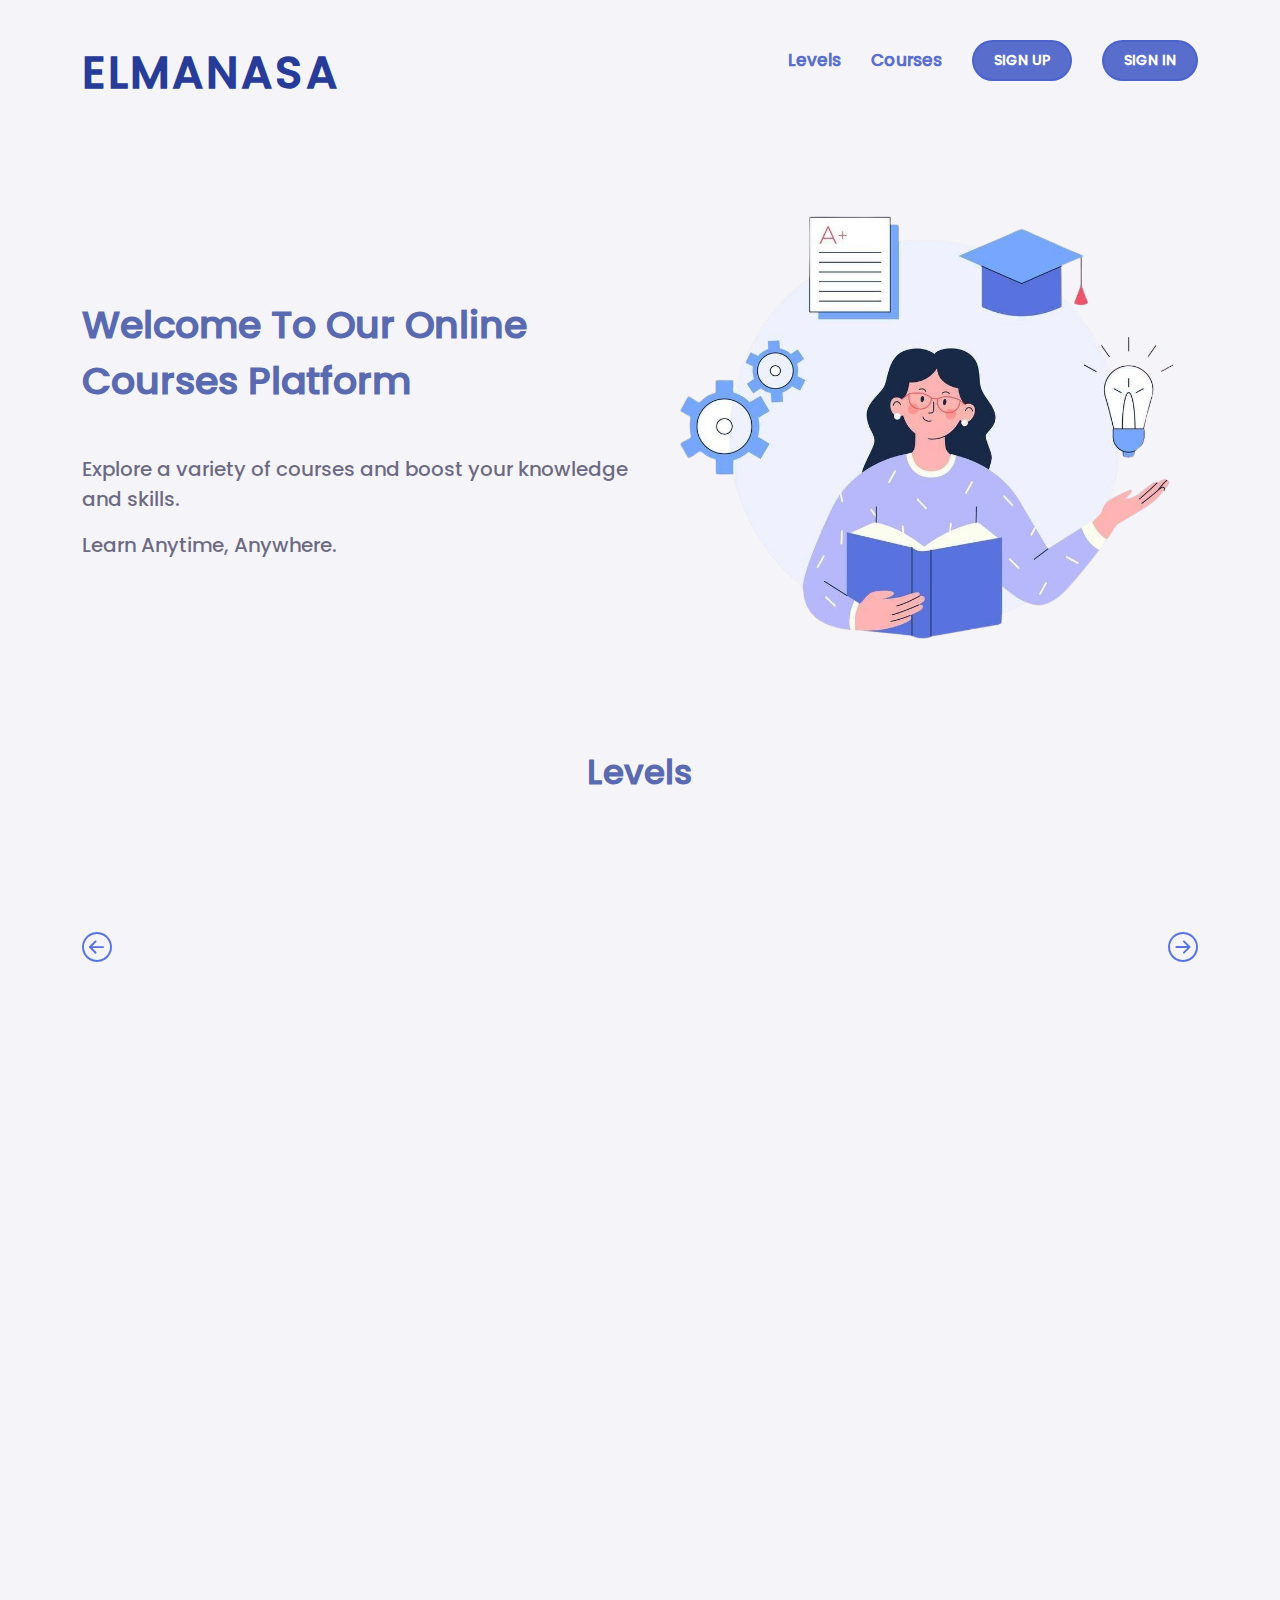
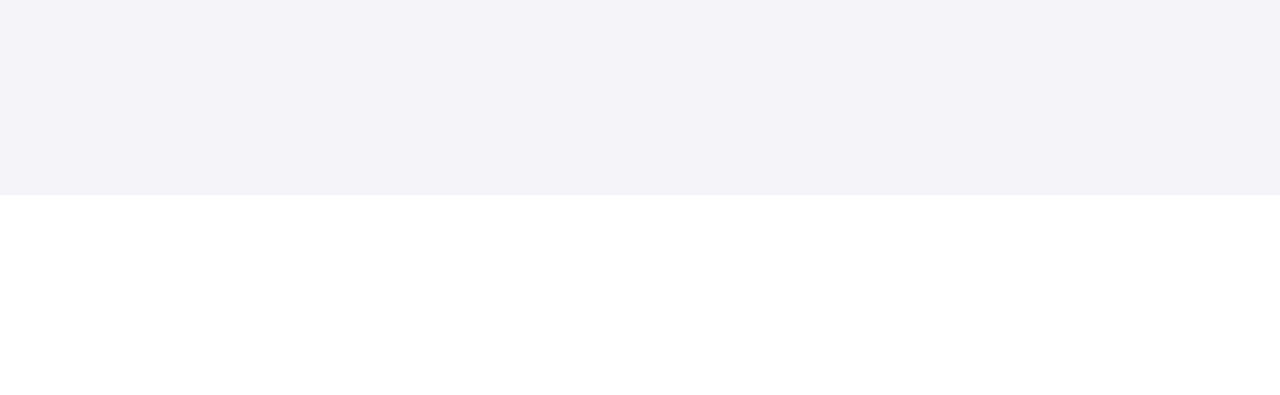
<file: Front/index.html>
<!DOCTYPE html>
<html lang="en">

<head>
    <meta charset="UTF-8">
    <meta content="width=device-width, initial-scale=1.0" name="viewport">

    <title>ELMANASA</title>
    <link rel="icon" href="assets/img/book (1).png" type="image/x-icon">
    <link rel="stylesheet" href="CSS/style.css">
    <link href="assets/vendor/aos/aos.css" rel="stylesheet">
    <link href="assets/vendor/bootstrap/css/bootstrap.min.css" rel="stylesheet">
    <link href="assets/vendor/bootstrap-icons/bootstrap-icons.css" rel="stylesheet">
    <link href="assets/vendor/boxicons/css/boxicons.min.css" rel="stylesheet">
    <link href="assets/vendor/glightbox/css/glightbox.min.css" rel="stylesheet">
    <link href="assets/vendor/remixicon/remixicon.css" rel="stylesheet">
    <link href="assets/vendor/swiper/swiper-bundle.min.css" rel="stylesheet">

    <script src="assets/js/jquery-3.7.1.min.js"></script>

</head>

<!-- BODY -->

<body>
    <!-- Public View -->
    <div class="main-content">
        <header id="header">
            <div class="container d-flex align-items-center">

                <h1 class="logo me-auto col-lg-1 d-flex flex-column pt-4"><a>ELMANASA</a>
                </h1>
                <nav id="navbar" class="navbar">
                    <ul>
                        <li><a class="nav-link scrollto active" href="#levels">Levels</a></li>
                        <li><a class="nav-link scrollto active" href="#courses">Courses</a></li>
                        <!--                         <li><a class="nav-link scrollto active" href="#contact">Contact</a></li>
 -->
                        <li><a class="getstarted scrollto"><button onclick="navigateToAccess('signup')">SIGN
                                    UP</button></a>
                        </li>
                        <li><a class="getstarted scrollto"><button onclick="navigateToAccess('signin')">SIGN
                                    IN</button></a>
                        </li>

                    </ul>
                    <i class="bi bi-list mobile-nav-toggle"></i>
                </nav>

            </div>
        </header>
        <!-- ****************************************************************  -->

        <div id="start" class="d-flex align-items-center">

            <div class="container">
                <div class="row">
                    <div class="col-lg-6 d-flex flex-column justify-content-center pt-4 pt-lg-0 order-2 order-lg-1"
                        data-aos-delay="200" data-aos="fade-right">
                        <h2 class="welcome-tag">Welcome To Our Online Courses Platform</h2>
                        <p>Explore a variety of courses and boost your knowledge and skills.</p>
                        <p>Learn Anytime, Anywhere.</p>
                    </div>
                    <div class="col-lg-6 order-1 order-lg-2  start-img" data-aos="fade-up" data-aos-delay="200">
                        <img src="assets/img/index-image.png" class="img-fluid animated" alt="">
                    </div>

                </div>
            </div>
        </div>
        <!-- ****************************************************************  -->

        <!-- Levels -->
        <div class="container" id="levels">
            <h2 data-aos="fade-down" data-aos-delay="100">Levels</h2>
            <div class="level-container" loading="lazy">
                <div class="level d-flex" id="level">
                    <div class=" d-flex row">
                        <div class="col-xl-1 col-md-2 d-flex" data-aos="zoom-in" data-aos-delay="100">
                            <a href="#">
                                <p>1</p>
                            </a>
                        </div>
                        <div class="col-xl-1 col-md-2 d-flex" data-aos="zoom-in" data-aos-delay="100">
                            <a href="#">2</a>
                        </div>
                        <div class="col-xl-1 col-md-2 d-flex" data-aos="zoom-in" data-aos-delay="100">
                            <a href="#">3</a>
                        </div>
                        <div class="col-xl-1 col-md-2 d-flex" data-aos="zoom-in" data-aos-delay="100">
                            <a href="#">4</a>
                        </div>
                        <div class="col-xl-1 col-md-2 d-flex" data-aos="zoom-in" data-aos-delay="100">
                            <a href="#">5</a>
                        </div>
                        <div class="col-xl-1 col-md-2 d-flex" data-aos="zoom-in" data-aos-delay="100">
                            <a href="#">6</a>
                        </div>
                        <div class="col-xl-1 col-md-2 d-flex" data-aos="zoom-in" data-aos-delay="100">
                            <a href="#">7</a>
                        </div>
                        <div class="col-xl-1 col-md-2 d-flex" data-aos="zoom-in" data-aos-delay="100">
                            <a href="#">8</a>
                        </div>
                        <div class="col-xl-1 col-md-2 d-flex" data-aos="zoom-in" data-aos-delay="100">
                            <a href="#">9</a>
                        </div>
                        <div class="col-xl-1 col-md-2 d-flex" data-aos="zoom-in" data-aos-delay="100">
                            <a href="#">10</a>
                        </div>
                        <div class="col-xl-1 col-md-2 d-flex" data-aos="zoom-in" data-aos-delay="100">
                            <a href="#">11</a>
                        </div>
                        <div class="col-xl-1 col-md-2 d-flex" data-aos="zoom-in" data-aos-delay="100">
                            <a href="#">12</a>
                        </div>

                    </div>
                </div>
                <div class="icon justify-content-right"><i class="arrow bi bi-arrow-left-circle arrow-left"
                        id="arrowLeft"></i></div>
                <div class="icon"><i class="arrow bi bi-arrow-right-circle arrow-right" id="arrowRight"></i>
                </div>
            </div>
        </div>


        <!--  Portofolio  -->
        <div class="container" id="levels" style="margin-top:50px">
            <h2 data-aos="fade-down" data-aos-delay="100">Available Courses</h2>
            <section id="portfolio" class="portfolio">
                <div class="container" data-aos="fade-up">

                    <ul id="portfolio-flters" class="d-flex justify-content-center" data-aos="fade-up"
                        data-aos-delay="100">
                        <li data-filter="*" class="filter-active">All</li>
                        <li data-filter=".filter-app">Primary</li>
                        <li data-filter=".filter-card">Secondary</li>
                        <li data-filter=".filter-web">High School</li>
                    </ul>

                    <div class="row portfolio-container" data-aos="fade-up" data-aos-delay="200">

                        <div class="col-lg-4 col-md-6 portfolio-item filter-app">
                            <div class="portfolio-img"><img src="assets/img/image.png" class="img-fluid">
                            </div>
                            <div class="portfolio-info">
                                <h4>Mathimatics</h4>
                                <p>Primary Level 1-6</p>
                                <a href="access.html" class="preview-link"><i class="bx bx-plus"></i></a>
                                <a href="portfolio-details.html" class="details-link" title="More Details"></i></a>
                            </div>
                        </div>

                        <div class="col-lg-4 col-md-6 portfolio-item filter-card filter-web">
                            <div class="portfolio-img"><img src="assets/img/image copy.png" class="img-fluid" alt="">
                            </div>
                            <div class="portfolio-info">
                                <h4>Probability & Statistics</h4>
                                <p>Secondary and High School Level 7-12</p>
                                <a href="access.html" class="preview-link"><i class="bx bx-plus"></i></a>
                                <a href="portfolio-details.html" class="details-link" title="More Details"></i></a>
                            </div>
                        </div>

                        <div class="col-lg-4 col-md-6 portfolio-item filter-card">
                            <div class="portfolio-img"><img src="assets/img/image copy 2.png" class="img-fluid" alt="">
                            </div>
                            <div class="portfolio-info">
                                <h4>Solid Geometry</h4>
                                <p>ٍSecondary Level 7-9</p>
                                <a href="access.html" class="preview-link"><i class="bx bx-plus"></i></a>
                                <a href="portfolio-details.html" class="details-link" title="More Details"></i></a>
                            </div>
                        </div>

                        <div class="col-lg-4 col-md-6 portfolio-item filter-card">
                            <div class="portfolio-img"><img src="assets/img/image copy 3.png" class="img-fluid" alt="">
                            </div>
                            <div class="portfolio-info">
                                <h4>Algebra & Trigonometry</h4>
                                <p>ٍSecondary Level 7-9</p>
                                <a href="access.html" class="preview-link"><i class="bx bx-plus"></i></a>
                                <a href="portfolio-details.html" class="details-link" title="More Details"></a>
                            </div>
                        </div>

                        <div class="col-lg-4 col-md-6 portfolio-item filter-web">
                            <div class="portfolio-img"><img src="assets/img/image copy 4.png" class="img-fluid" alt="">
                            </div>
                            <div class="portfolio-info">
                                <h4>Calculus</h4>
                                <p>High school level 10-12</p>
                                <a href="access.html" class="preview-link"><i class="bx bx-plus"></i></a>
                                <a href="portfolio-details.html" class="details-link" title="More Details"></i></a>
                            </div>
                        </div>

                        <div class="col-lg-4 col-md-6 portfolio-item filter-web">
                            <div class="portfolio-img"><img src="assets/img/image copy 5.png" class="img-fluid" alt="">
                            </div>
                            <div class="portfolio-info">
                                <h4>Algebra and Geometry</h4>
                                <p>High school level 10-12</p>
                                <a href="access.html" class="preview-link"><i class="bx bx-plus"></i></a>
                                <a href="portfolio-details.html" class="details-link" title="More Details"></i></a>
                            </div>
                        </div>

                        <!--   <div class="col-lg-4 col-md-6 portfolio-item filter-web">
                            <div class="portfolio-img"><img src="assets/img/image copy 6.png" class="img-fluid" alt="">
                            </div>
                            <div class="portfolio-info">
                                <h4>Mechanics</h4>
                                <p>High school level 10-12</p>
                                <a href="assets/img/portfolio/portfolio-7.jpg" data-gallery="portfolioGallery"
                                    class="portfolio-lightbox preview-link" title="Card 1"><i
                                        class="bx bx-plus"></i></a>
                                <a href="portfolio-details.html" class="details-link" title="More Details"><i
                                        class="bx bx-link"></i></a>
                            </div>
                        </div> -->

                    </div>

                </div>
            </section><!-- End Portfolio Section -->

        </div>


        <!--   <div class="container" id="levels" style="margin-top:50px">
            <h2 data-aos="fade-down" data-aos-delay="100">Contact Us</h2>
            <div class="contact-container">
                <p>I would love to hear from you! Please if you have any problem or want to take about any thing fill
                    out the form
                    or email directly at:</p>
                <form id="contact-form">
                    <div class="form-group">
                        <label for="name">Name</label>
                        <input type="text" id="name" name="name" placeholder="Your Name" required>
                    </div>
                    <div class="form-group">
                        <label for="email">Email</label>
                        <input type="email" id="email" name="email" placeholder="Your Email" required>
                    </div>
                    <div class="form-group">
                        <label for="message">Message</label>
                        <textarea id="message" name="message" placeholder="Your Message" required></textarea>
                    </div>
                    <button type="submit" class="submit-btn">Submit</button>
                </form>

            </div>
        </div> -->

    </div>
    <!-- ****************************************************************  -->





    <div id="preloader"></div>
    <a href="#" class="back-to-top d-flex align-items-center justify-content-center"><i
            class="bi bi-arrow-up-short"></i></a>

    </div>

    <script src="assets/vendor/aos/aos.js"></script>
    <script src="assets/vendor/bootstrap/js/bootstrap.bundle.min.js"></script>
    <script src="assets/vendor/glightbox/js/glightbox.min.js"></script>
    <script src="assets/vendor/isotope-layout/isotope.pkgd.min.js"></script>
    <script src="assets/vendor/swiper/swiper-bundle.min.js"></script>
    <script src="assets/vendor/waypoints/noframework.waypoints.js"></script>
    <script src="assets/vendor/php-email-form/validate.js"></script>

    <script src="assets/js/script.js"></script>
    <script>function navigateToAccess(mode) {
            window.location.href = `access.html?mode=${mode}`;
        }


        document.addEventListener('DOMContentLoaded', () => {
            // Helper function to add event listeners
            function on(event, selector, handler, all = false) {
                const elements = all ? document.querySelectorAll(selector) : [document.querySelector(selector)];
                elements.forEach(el => el && el.addEventListener(event, handler));
            }

            // Mobile nav toggle
            on('click', '.mobile-nav-toggle', function () {
                const navbar = document.querySelector('#navbar');
                navbar.classList.toggle('navbar-mobile');
                this.classList.toggle('bi-list');
                this.classList.toggle('bi-x');
            });

            // Dropdown activation in mobile navbar
            on('click', '.navbar .dropdown > a', function (e) {
                const navbar = document.querySelector('#navbar');
                if (navbar && navbar.classList.contains('navbar-mobile')) {
                    e.preventDefault();
                    const dropdown = this.nextElementSibling;
                    if (dropdown) dropdown.classList.toggle('dropdown-active');
                }
            }, true);

            // Smooth scroll for .scrollto links
            on('click', '.scrollto', function (e) {
                const target = document.querySelector(this.hash);
                if (target) {
                    e.preventDefault();
                    const navbar = document.querySelector('#navbar');
                    if (navbar && navbar.classList.contains('navbar-mobile')) {
                        navbar.classList.remove('navbar-mobile');
                        const navbarToggle = document.querySelector('.mobile-nav-toggle');
                        navbarToggle.classList.toggle('bi-list');
                        navbarToggle.classList.toggle('bi-x');
                    }
                    target.scrollIntoView({ behavior: 'smooth', block: 'start' });
                }
            }, true);
        });

    </script>
</body>
<!-- END OF BODY -->

</html>
</file>
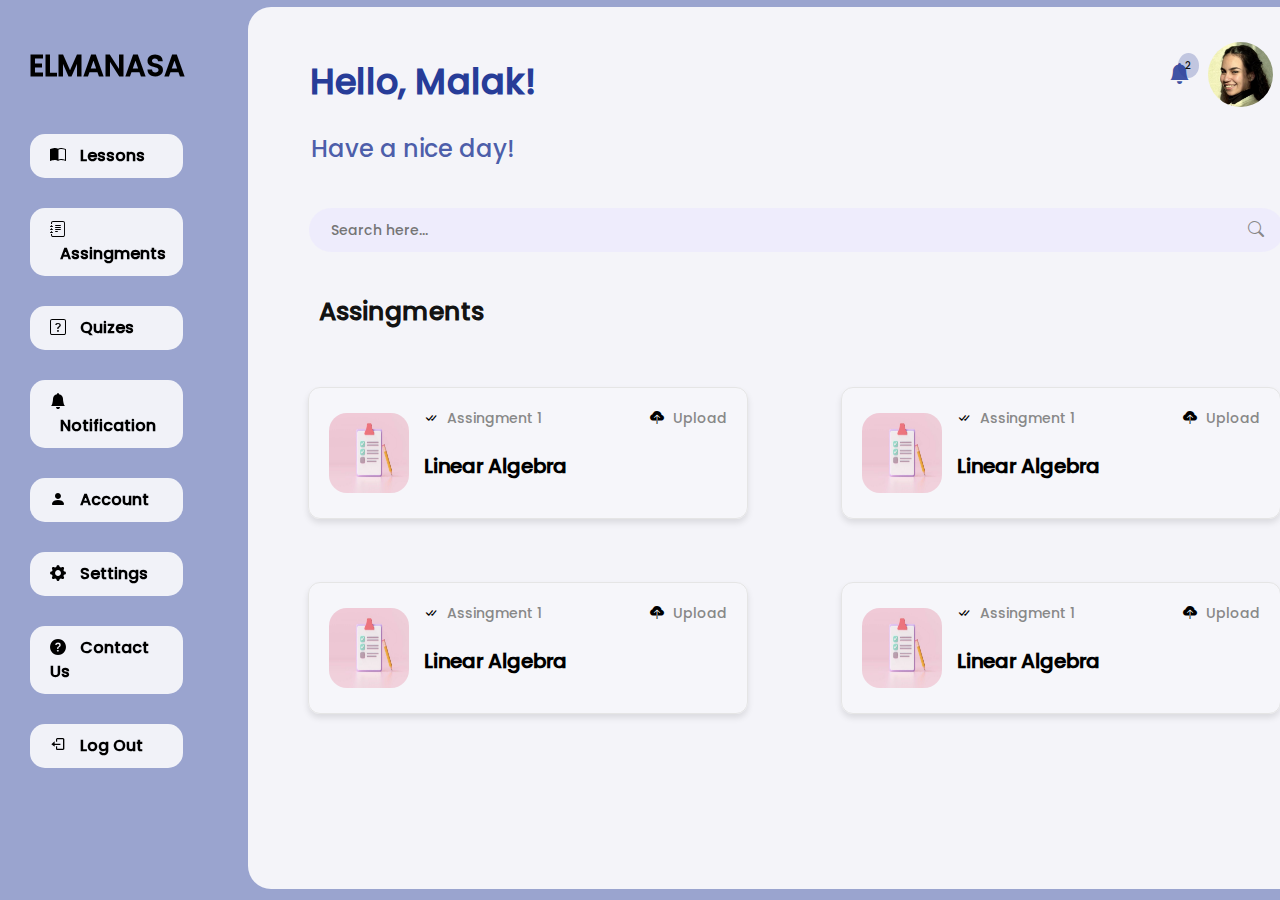
<file: Front/assingment.html>
<!DOCTYPE html>
<html lang="en">

<head>
    <meta charset="UTF-8">
    <meta name="viewport" content="width=device-width, initial-scale=1.0">
    <!-- Bootstrap CSS -->
    <title>ELMANASA</title>

    <link rel="icon" href="assets/img/book (1).png" type="image/x-icon">
    <link href="assets/vendor/aos/aos.css" rel="stylesheet">
    <link href="assets/vendor/bootstrap/css/bootstrap.min.css" rel="stylesheet">
    <link href="assets/vendor/bootstrap-icons/bootstrap-icons.css" rel="stylesheet">
    <link href="assets/vendor/boxicons/css/boxicons.min.css" rel="stylesheet">
    <link href="assets/vendor/glightbox/css/glightbox.min.css" rel="stylesheet">
    <link href="assets/vendor/remixicon/remixicon.css" rel="stylesheet">
    <link href="assets/vendor/swiper/swiper-bundle.min.css" rel="stylesheet">

    <script src="assets/js/jquery-3.7.1.min.js"></script>
    <link rel="stylesheet" href="CSS/home_page.css">
</head>

<body>

    <div class="container-fluid">
        <div class="row">
            <!-- Side Menu -->
            <div class="side-menu col-lg-2 col-md-3 col-12 mb-4 d-flex flex-column pt-4">
                <h2 class="d-flex flex-column pt-4">ELMANASA</h2>
                <ul data-aos="fade-right" data-aos-delay=" 100">
                    <a href=" lessons.html">
                        <li>
                            <i class="bi bi-book-half"></i>
                            <span>Lessons
                            </span>
                        </li>
                    </a>

                    <a href="assingment.html">
                        <li>
                            <i class="bi bi-journal-text"></i>
                            <span>Assingments
                            </span>
                        </li>
                    </a>

                    <a href="quiz.html">
                        <li>
                            <i class="bi bi-question-square"></i>
                            <span>Quizes
                            </span>
                        </li>
                    </a>

                    <a>
                        <li>
                            <i class="bi bi-bell-fill"></i>
                            <span>Notification
                            </span>
                        </li>
                    </a>

                    <a href="home.html">
                        <li>
                            <i class="bi bi-person-fill"></i>
                            <span>Account
                            </span>
                        </li>
                    </a>

                    <a>
                        <li>
                            <i class="bi bi-gear-fill"></i>
                            <span>Settings
                            </span>
                        </li>
                    </a>

                    <a href="index.html">
                        <li>
                            <i class="bi bi-question-circle-fill"></i>
                            <span>Contact Us
                            </span>
                        </li>
                    </a>
                    <a href="index.html">
                        <li>
                            <i class="bx bx-log-out"></i>
                            <span>Log Out
                            </span>
                        </li>
                    </a>


                </ul>
            </div>

            <!-- Main Content -->
            <div class="main-content col-lg-10 col-md-9 col-12">
                <div class="header" id="header" data-aos="fade-down" data-aos-delay=" 100">
                    <div class="container d-flex align-items-center justify-content-between">
                        <h1 class="logo me-auto d-flex flex-column pt-4">
                            <a>Hello, Malak!</a>
                        </h1>
                        <div class="dropdown" style="position: relative;">
                            <i class="bi bi-bell-fill new" id="notificationIcon" data-bs-toggle="dropdown"></i>
                            <span id="notificationBadge" class="badge-notification" style="display: none;">0</span>
                            <ul class="dropdown-menu" id="notificationsList" aria-labelledby="notificationIcon"></ul>
                        </div>
                        <div class="profile">
                            <a href="#">
                                <img src="assets/img/me.jpg" alt="Profile Picture">
                            </a>
                        </div>
                    </div>
                </div>

                <div class="hi" data-aos="fade-down" data-aos-delay=" 100">
                    <p>Have a nice day!</p>
                </div>

                <div class="search-bar" data-aos="fade-down" data-aos-delay=" 100">
                    <input type="text" id="searchInput" placeholder="Search here...">
                    <i class="bi bi-search"></i>
                </div>

                <h1 id="lessons" data-aos="fade-down" data-aos-delay=" 100">Assingments</h1>
                <div class="row" id="lessonslist" data-aos="fade-left" data-aos-delay=" 100">


                    <div class=" col-md-5 mb-4 lesson-item" data-lesson-name="Linear Algebra lesson 1">
                        <div class=" col-md-5 mb-4 lesson-card">
                            <div class="lesson-icon">
                                <img src="assets/img/c8.jpg" alt="Books">
                            </div>
                            <div class="lesson-info">
                                <div class="lesson-meta">
                                    <span><i class="bi bi-check-all" style=" color:black"></i>

                                        Assingment 1</span>
                                    <span><i class="bi bi-cloud-upload-fill" style=" color:black"></i>
                                        </i> Upload</span>
                                </div>
                                <h3 class="lesson-title"><a href="#" onclick="openModal()">Linear Algebra</a></h3>
                            </div>
                        </div>
                    </div>
                    <div class=" col-md-5 mb-4 lesson-item" data-lesson-name="Linear Algebra lesson 1">
                        <div class=" col-md-5 mb-4 lesson-card">
                            <div class="lesson-icon">
                                <img src="assets/img/c8.jpg" alt="Books">
                            </div>
                            <div class="lesson-info">
                                <div class="lesson-meta">
                                    <span><i class="bi bi-check-all" style=" color:black"></i>

                                        Assingment 1</span>
                                    <span><i class="bi bi-cloud-upload-fill" style=" color:black"></i>
                                        </i> Upload</span>
                                </div>
                                <h3 class="lesson-title"><a href="#" onclick="openModal()">Linear Algebra</a></h3>
                            </div>
                        </div>
                    </div>
                    <div class=" col-md-5 mb-4 lesson-item" data-lesson-name="Linear Algebra lesson 1">
                        <div class=" col-md-5 mb-4 lesson-card">
                            <div class="lesson-icon">
                                <img src="assets/img/c8.jpg" alt="Books">
                            </div>
                            <div class="lesson-info">
                                <div class="lesson-meta">
                                    <span><i class="bi bi-check-all" style=" color:black"></i>

                                        Assingment 1</span>
                                    <span><i class="bi bi-cloud-upload-fill" style=" color:black"></i>
                                        </i> Upload</span>
                                </div>
                                <h3 class="lesson-title"><a href="#" onclick="openModal()">Linear Algebra</a></h3>
                            </div>
                        </div>
                    </div>
                    <div class=" col-md-5 mb-4 lesson-item" data-lesson-name="Linear Algebra lesson 1">
                        <div class=" col-md-5 mb-4 lesson-card">
                            <div class="lesson-icon">
                                <img src="assets/img/c8.jpg" alt="Books">
                            </div>
                            <div class="lesson-info">
                                <div class="lesson-meta">
                                    <span><i class="bi bi-check-all" style=" color:black"></i>

                                        Assingment 1</span>
                                    <span><i class="bi bi-cloud-upload-fill" style=" color:black"></i>
                                        </i> Upload</span>
                                </div>
                                <h3 class="lesson-title"><a href="#" onclick="openModal()">Linear Algebra</a></h3>
                            </div>
                        </div>
                    </div>

                    <div id="myModal" class="modal">
                        <div class="assignment-container">
                            <div class="assignment-header">Assignment: Linear Algebra Task</div>
                            <div class="assignment-description">
                                Please upload your solutions and work files related to the Linear Algebra Task.
                                Ensure all calculations,
                                steps, and final answers are included.
                            </div>

                            <!-- File Input Trigger -->
                            <label for="fileInput" class="add-files">
                                <i class="fa fa-plus"></i> Upload files
                            </label>
                            <input type="file" id="fileInput" multiple style="display: none">

                            <!-- Uploaded Files List -->
                            <div class="uploaded-files" id="uploadedFiles"></div>

                            <!-- Submit Button -->
                            <button class="submit-btn" id="submit-btn" onclick="submitAssignment()">Submit
                                Assingment</button>
                        </div>
                    </div>
                </div>
            </div>
        </div>
    </div>

    <script src="assets/vendor/aos/aos.js"></script>
    <script src="assets/vendor/bootstrap/js/bootstrap.bundle.min.js"></script>
    <script src="assets/vendor/glightbox/js/glightbox.min.js"></script>
    <script src="assets/vendor/isotope-layout/isotope.pkgd.min.js"></script>
    <script src="assets/vendor/swiper/swiper-bundle.min.js"></script>
    <script src="assets/vendor/waypoints/noframework.waypoints.js"></script>
    <script src="assets/vendor/php-email-form/validate.js"></script>
    <script src="assets/js/script.js"></script>
    <script src="assets/js/jquery-3.7.1.min.js"></script>
    <script>
        const searchInput = document.getElementById('searchInput');
        const coursesList = document.getElementById('lessonslist');
        const courseItems = coursesList.getElementsByClassName('lesson-item');

        searchInput.addEventListener('input', function () {
            const searchText = searchInput.value.toLowerCase();

            // Loop through all courses and show/hide based on search
            Array.from(courseItems).forEach(function (courseItem) {
                const courseName = courseItem.getAttribute('data-lesson-name').toLowerCase();

                if (courseName.includes(searchText)) {
                    courseItem.style.display = '';
                } else {
                    courseItem.style.display = 'none';
                }
            });
        });

        const notifications = [
            { id: 1, text: "New course available: Calculus. This is a very long description to check the wrapping functionality.", read: false },
            { id: 2, text: "Your course registration is successful", read: true },
            { id: 3, text: "New course available: Linear Algebra", read: false },
            { id: 4, text: "You have a new message from the teacher", read: true },
        ];

        const notificationIcon = document.getElementById('notificationIcon');
        const notificationBadge = document.getElementById('notificationBadge');
        const notificationsList = document.getElementById('notificationsList');

        // Function to render notifications in dropdown
        function renderNotifications() {
            notificationsList.innerHTML = '';
            let unreadCount = 0;

            notifications.forEach(notification => {
                const notificationItem = document.createElement('li');
                notificationItem.classList.add('dropdown-item');
                if (notification.read) {
                    notificationItem.classList.add('read');
                } else {
                    unreadCount++;
                }

                notificationItem.innerHTML = `
                    <span>${notification.text}</span>
                    ${!notification.read ? '<i class="bi bi-bell"></i>' : ''}
                `;
                notificationItem.addEventListener('click', () => markAsRead(notification.id));
                notificationsList.appendChild(notificationItem);
            });

            // Update the unread notifications count
            updateNotificationBadge(unreadCount);
        }

        // Function to mark a notification as read
        function markAsRead(id) {
            const notification = notifications.find(n => n.id === id);
            if (notification) {
                notification.read = true;
                renderNotifications();
            }
        }

        // Function to update the notification badge
        function updateNotificationBadge(count) {
            if (count > 0) {
                notificationBadge.textContent = count;
                notificationBadge.style.display = 'inline-block';
            } else {
                notificationBadge.style.display = 'none';
            }
        }

        // Initial render of notifications
        renderNotifications();

        // Function to open the modal
        function openModal() {
            const modal = document.getElementById('myModal');
            modal.style.display = 'flex'; // Show modal as flexbox to center content
        }

        // Close modal if user clicks outside the modal content
        window.onclick = function (event) {
            const modal = document.getElementById('myModal');
            if (event.target === modal) {
                modal.style.display = 'flex';
            }
        }

        const fileInput = document.getElementById('fileInput');
        const uploadedFilesContainer = document.getElementById('uploadedFiles');

        // Handle File Selection
        fileInput.addEventListener('change', (e) => {
            const files = e.target.files;

            for (const file of files) {
                addFileItem(file);
            }

            fileInput.value = ""; // Reset file input
        });

        // Add File Item to the List
        function addFileItem(file) {
            const fileItem = document.createElement('div');
            fileItem.classList.add('file-item');

            fileItem.innerHTML = `
                <div style="flex: 1;">
                    <i class="fa fa-file"></i> ${file.name}
                    <div class="file-progress">
                        <div class="file-progress-bar" style="width: 0%;"></div>
                    </div>
                </div>
                <span class="remove-btn" onclick="removeFileItem(this)"><i class="fa fa-times"></i></span>
                <span class="checkmark"><i class="fa fa-check-circle"></i></span>
            `;

            uploadedFilesContainer.appendChild(fileItem);

            // Simulate File Upload Progress
            const progressBar = fileItem.querySelector('.file-progress-bar');
            const checkmark = fileItem.querySelector('.checkmark');
            simulateFileUpload(progressBar, checkmark);
        }

        // Simulate Upload Progress
        function simulateFileUpload(progressBar, checkmark) {
            let progress = 0;
            const interval = setInterval(() => {
                progress += Math.random() * 20;
                if (progress >= 100) {
                    progress = 100;
                    clearInterval(interval);
                    checkmark.style.display = 'block'; // Show checkmark on completion
                }
                progressBar.style.width = progress + '%';
            }, 300);
        }

        // Remove File Item
        function removeFileItem(button) {
            const fileItem = button.parentElement;
            fileItem.remove();
        }


        function submitAssignment() {
            const modal = document.getElementById('myModal');

            // Alert to confirm successful submission
            alert("Assignment submitted successfully!");
            modal.style.display = 'none';
        }
    </script>

</body>

</html>
</file>
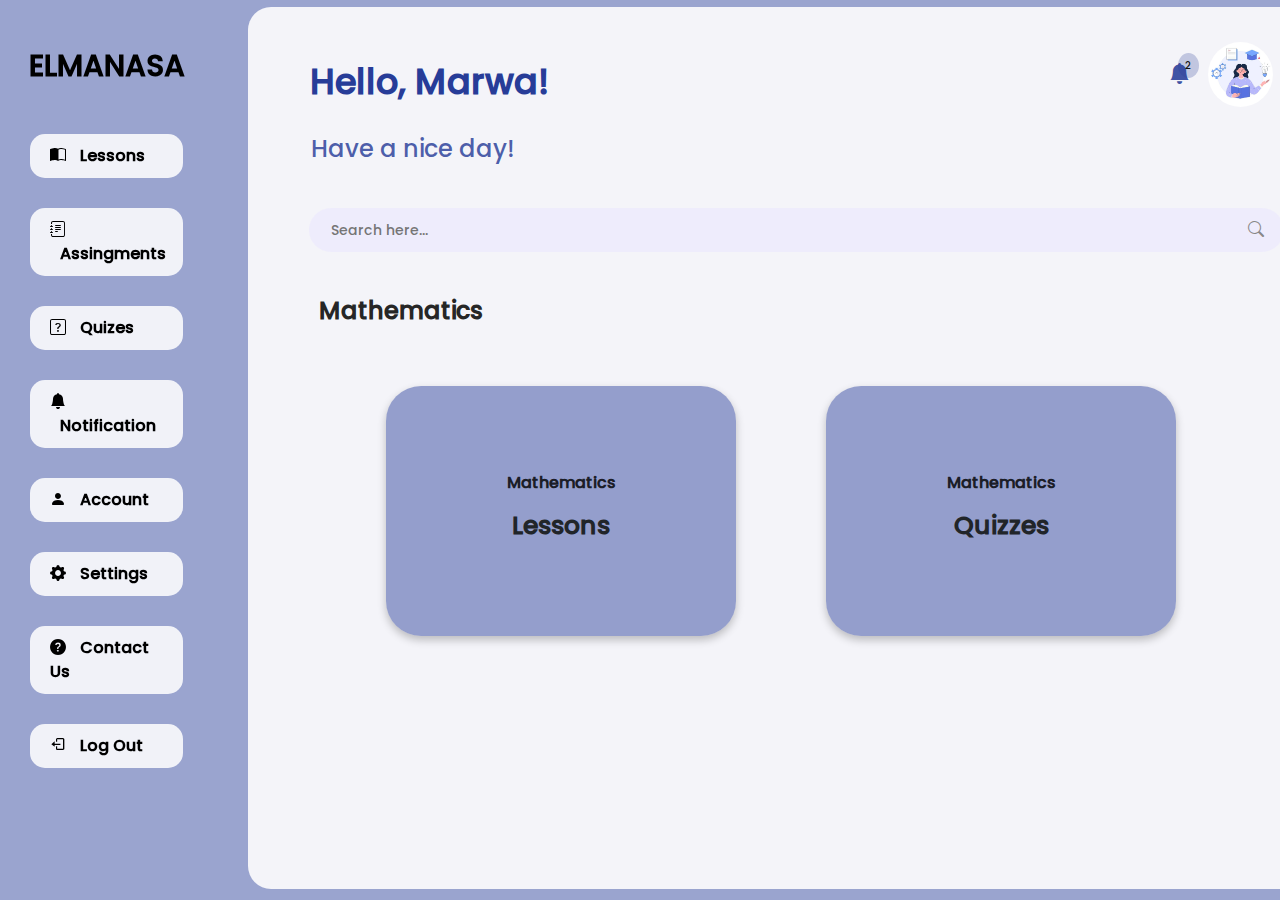
<file: Front/home.html>
<!DOCTYPE html>
<html lang="en">

<head>
    <meta charset="UTF-8">
    <meta name="viewport" content="width=device-width, initial-scale=1.0">
    <!-- Bootstrap CSS -->
    <title>ELMANASA</title>

    <link rel="icon" href="assets/img/book (1).png" type="image/x-icon">
    <link href="assets/vendor/aos/aos.css" rel="stylesheet">
    <link href="assets/vendor/bootstrap/css/bootstrap.min.css" rel="stylesheet">
    <link href="assets/vendor/bootstrap-icons/bootstrap-icons.css" rel="stylesheet">
    <link href="assets/vendor/boxicons/css/boxicons.min.css" rel="stylesheet">
    <link href="assets/vendor/glightbox/css/glightbox.min.css" rel="stylesheet">
    <link href="assets/vendor/remixicon/remixicon.css" rel="stylesheet">
    <link href="assets/vendor/swiper/swiper-bundle.min.css" rel="stylesheet">

    <script src="assets/js/jquery-3.7.1.min.js"></script>
    <link rel="stylesheet" href="CSS/home_page.css">
</head>

<body>

    <div class="container-fluid">
        <div class="row">
            <!-- Side Menu -->
            <div class="side-menu col-lg-2 col-md-3 col-12 mb-4 d-flex flex-column pt-4">
                <h2 class="d-flex flex-column pt-4">ELMANASA</h2>
                <ul data-aos="fade-right" data-aos-delay=" 100">
                    <a href="lessons.html">
                        <li>
                            <i class="bi bi-book-half"></i>
                            <span>Lessons
                            </span>
                        </li>
                    </a>

                    <a href="assingments.html">
                        <li>
                            <i class="bi bi-journal-text"></i>
                            <span>Assingments
                            </span>
                        </li>
                    </a>

                    <a href="quiz.html">
                        <li>
                            <i class="bi bi-question-square"></i>
                            <span>Quizes
                            </span>
                        </li>
                    </a>

                    <a href="">
                        <li>
                            <i class="bi bi-bell-fill"></i>
                            <span>Notification
                            </span>
                        </li>
                    </a>

                    <a href="">
                        <li>
                            <i class="bi bi-person-fill"></i>
                            <span>Account
                            </span>
                        </li>
                    </a>

                    <a href="">
                        <li>
                            <i class="bi bi-gear-fill"></i>
                            <span>Settings
                            </span>
                        </li>
                    </a>

                    <a href="">
                        <li>
                            <i class="bi bi-question-circle-fill"></i>
                            <span>Contact Us
                            </span>
                        </li>
                    </a>
                    <a href="index.html">
                        <li>
                            <i class="bx bx-log-out"></i>
                            <span>Log Out
                            </span>
                        </li>
                    </a>


                </ul>
            </div>

            <!-- Main Content -->
            <div class="main-content col-lg-10 col-md-9 col-12">
                <div class="header" id="header" data-aos="fade-down" data-aos-delay=" 100">
                    <div class="container d-flex align-items-center justify-content-between">
                        <h1 class="logo me-auto d-flex flex-column pt-4">
                            <a>Hello, Marwa!</a>
                        </h1>
                        <div class="dropdown" style="position: relative;">
                            <i class="bi bi-bell-fill new" id="notificationIcon" data-bs-toggle="dropdown"></i>
                            <span id="notificationBadge" class="badge-notification" style="display: none;">0</span>
                            <ul class="dropdown-menu" id="notificationsList" aria-labelledby="notificationIcon"></ul>
                        </div>
                        <div class="profile">
                            <a href="dashboard.html">
                                <img src="assets/img/welcome.jpg" alt="Profile Picture">
                            </a>
                        </div>
                    </div>
                </div>

                <div class="hi" data-aos="fade-down" data-aos-delay=" 100">
                    <p>Have a nice day!</p>
                </div>

                <div class="search-bar" data-aos="fade-down" data-aos-delay=" 100">
                    <input type="text" id="searchInput" placeholder="Search here...">
                    <i class="bi bi-search"></i>
                </div>

                <h1 id="subject" data-aos="fade-down" data-aos-delay=" 100">Mathematics</h1>
                <div class="row" id="coursesList" data-aos="fade-left" data-aos-delay=" 100">
                    <div class="col-md-5 mb-4 course-item" data-course-name="Lessons">
                        <div class="info">
                            <p>Mathematics</p>
                            <h3>Lessons</h3>
                        </div>
                    </div>
                    <div class="col-md-5 mb-4 course-item" data-course-name="Quizzes">
                        <div class="info">
                            <p>Mathematics</p>
                            <h3>Quizzes</h3>
                        </div>
                    </div>
                </div>
            </div>
        </div>
    </div>

    <script src="assets/vendor/aos/aos.js"></script>
    <script src="assets/vendor/bootstrap/js/bootstrap.bundle.min.js"></script>
    <script src="assets/vendor/glightbox/js/glightbox.min.js"></script>
    <script src="assets/vendor/isotope-layout/isotope.pkgd.min.js"></script>
    <script src="assets/vendor/swiper/swiper-bundle.min.js"></script>
    <script src="assets/vendor/waypoints/noframework.waypoints.js"></script>
    <script src="assets/vendor/php-email-form/validate.js"></script>
    <script src="assets/js/script.js"></script>
    <script src="assets/js/jquery-3.7.1.min.js"></script>
    <script>
        const searchInput = document.getElementById('searchInput');
        const coursesList = document.getElementById('coursesList');
        const courseItems = coursesList.getElementsByClassName('course-item');

        searchInput.addEventListener('input', function () {
            const searchText = searchInput.value.toLowerCase();

            // Loop through all courses and show/hide based on search
            Array.from(courseItems).forEach(function (courseItem) {
                const courseName = courseItem.getAttribute('data-course-name').toLowerCase();

                if (courseName.includes(searchText)) {
                    courseItem.style.display = '';
                } else {
                    courseItem.style.display = 'none';
                }
            });
        });

        const notifications = [
            { id: 1, text: "New course available: Calculus. This is a very long description to check the wrapping functionality.", read: false },
            { id: 2, text: "Your course registration is successful", read: true },
            { id: 3, text: "New course available: Linear Algebra", read: false },
            { id: 4, text: "You have a new message from the teacher", read: true },
        ];

        const notificationIcon = document.getElementById('notificationIcon');
        const notificationBadge = document.getElementById('notificationBadge');
        const notificationsList = document.getElementById('notificationsList');

        // Function to render notifications in dropdown
        function renderNotifications() {
            notificationsList.innerHTML = '';
            let unreadCount = 0;

            notifications.forEach(notification => {
                const notificationItem = document.createElement('li');
                notificationItem.classList.add('dropdown-item');
                if (notification.read) {
                    notificationItem.classList.add('read');
                } else {
                    unreadCount++;
                }

                notificationItem.innerHTML = `
                    <span>${notification.text}</span>
                    ${!notification.read ? '<i class="bi bi-bell"></i>' : ''}
                `;
                notificationItem.addEventListener('click', () => markAsRead(notification.id));
                notificationsList.appendChild(notificationItem);
            });

            // Update the unread notifications count
            updateNotificationBadge(unreadCount);
        }

        // Function to mark a notification as read
        function markAsRead(id) {
            const notification = notifications.find(n => n.id === id);
            if (notification) {
                notification.read = true;
                renderNotifications();
            }
        }

        // Function to update the notification badge
        function updateNotificationBadge(count) {
            if (count > 0) {
                notificationBadge.textContent = count;
                notificationBadge.style.display = 'inline-block';
            } else {
                notificationBadge.style.display = 'none';
            }
        }

        // Initial render of notifications
        renderNotifications();
    </script>

</body>

</html>
</file>
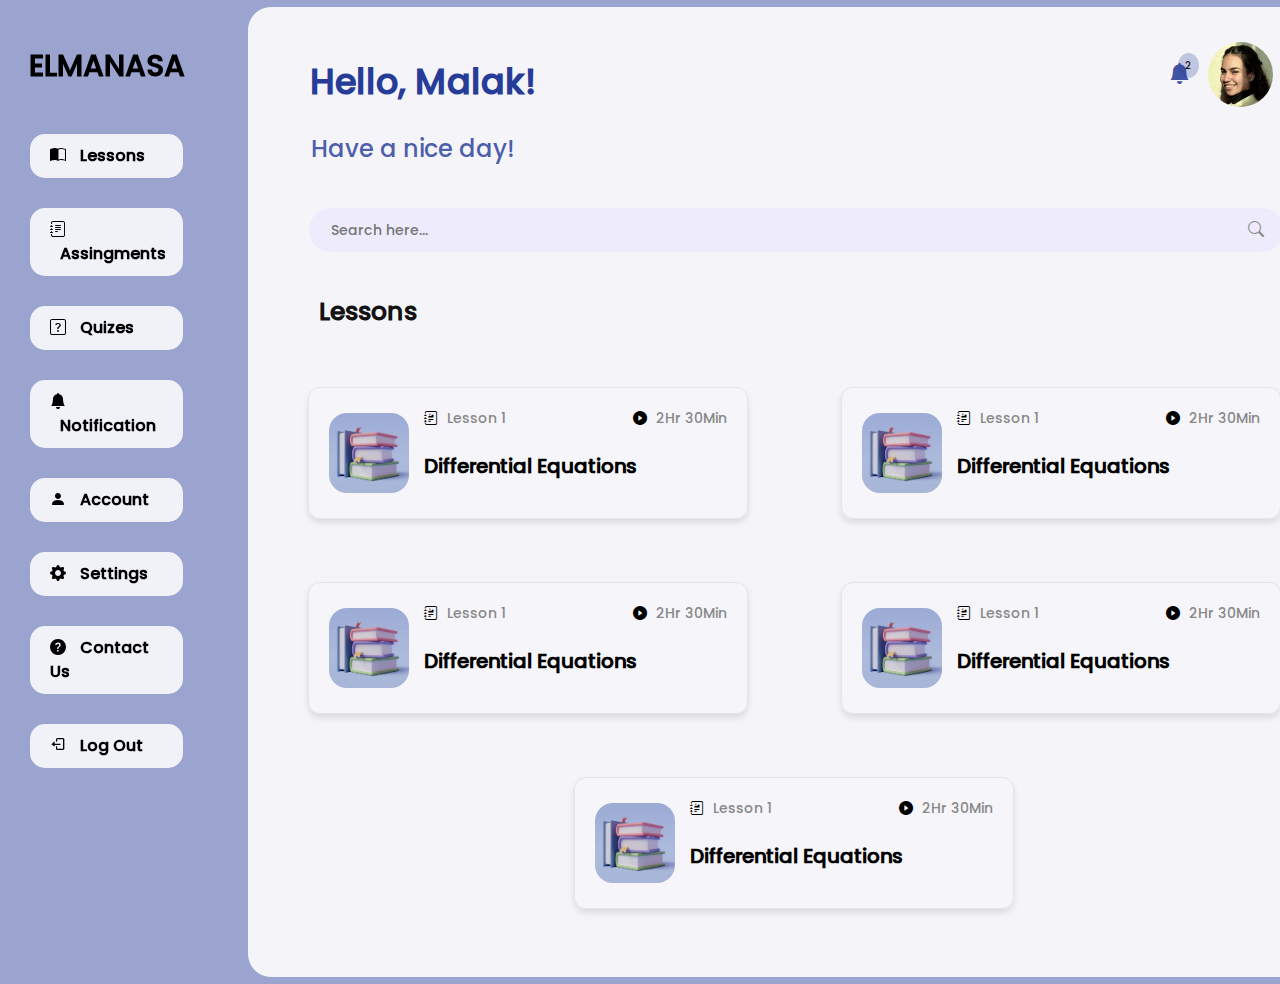
<file: Front/lessons.html>
<!DOCTYPE html>
<html lang="en">

<head>
    <meta charset="UTF-8">
    <meta name="viewport" content="width=device-width, initial-scale=1.0">
    <!-- Bootstrap CSS -->
    <title>ELMANASA</title>

    <link rel="icon" href="assets/img/book (1).png" type="image/x-icon">
    <link href="assets/vendor/aos/aos.css" rel="stylesheet">
    <link href="assets/vendor/bootstrap/css/bootstrap.min.css" rel="stylesheet">
    <link href="assets/vendor/bootstrap-icons/bootstrap-icons.css" rel="stylesheet">
    <link href="assets/vendor/boxicons/css/boxicons.min.css" rel="stylesheet">
    <link href="assets/vendor/glightbox/css/glightbox.min.css" rel="stylesheet">
    <link href="assets/vendor/remixicon/remixicon.css" rel="stylesheet">
    <link href="assets/vendor/swiper/swiper-bundle.min.css" rel="stylesheet">

    <script src="assets/js/jquery-3.7.1.min.js"></script>
    <link rel="stylesheet" href="CSS/home_page.css">
</head>

<body>

    <div class="container-fluid">
        <div class="row">
            <!-- Side Menu -->
            <div class="side-menu col-lg-2 col-md-3 col-12 mb-4 d-flex flex-column pt-4">
                <h2 class="d-flex flex-column pt-4">ELMANASA</h2>
                <ul data-aos="fade-right" data-aos-delay=" 100">
                    <a href=" lessons.html">
                        <li>
                            <i class="bi bi-book-half"></i>
                            <span>Lessons
                            </span>
                        </li>
                    </a>

                    <a href="assingment.html">
                        <li>
                            <i class="bi bi-journal-text"></i>
                            <span>Assingments
                            </span>
                        </li>
                    </a>

                    <a href="quiz.html">
                        <li>
                            <i class="bi bi-question-square"></i>
                            <span>Quizes
                            </span>
                        </li>
                    </a>

                    <a>
                        <li>
                            <i class="bi bi-bell-fill"></i>
                            <span>Notification
                            </span>
                        </li>
                    </a>

                    <a href="home.html">
                        <li>
                            <i class="bi bi-person-fill"></i>
                            <span>Account
                            </span>
                        </li>
                    </a>

                    <a>
                        <li>
                            <i class="bi bi-gear-fill"></i>
                            <span>Settings
                            </span>
                        </li>
                    </a>

                    <a href="index.html">
                        <li>
                            <i class="bi bi-question-circle-fill"></i>
                            <span>Contact Us
                            </span>
                        </li>
                    </a>
                    <a href="index.html">
                        <li>
                            <i class="bx bx-log-out"></i>
                            <span>Log Out
                            </span>
                        </li>
                    </a>


                </ul>
            </div>

            <!-- Main Content -->
            <div class="main-content col-lg-10 col-md-9 col-12">
                <div class="header" id="header" data-aos="fade-down" data-aos-delay=" 100">
                    <div class="container d-flex align-items-center justify-content-between">
                        <h1 class="logo me-auto d-flex flex-column pt-4">
                            <a>Hello, Malak!</a>
                        </h1>
                        <div class="dropdown" style="position: relative;">
                            <i class="bi bi-bell-fill new" id="notificationIcon" data-bs-toggle="dropdown"></i>
                            <span id="notificationBadge" class="badge-notification" style="display: none;">0</span>
                            <ul class="dropdown-menu" id="notificationsList" aria-labelledby="notificationIcon"></ul>
                        </div>
                        <div class="profile">
                            <a href="#">
                                <img src="assets/img/me.jpg" alt="Profile Picture">
                            </a>
                        </div>
                    </div>
                </div>

                <div class="hi" data-aos="fade-down" data-aos-delay=" 100">
                    <p>Have a nice day!</p>
                </div>

                <div class="search-bar" data-aos="fade-down" data-aos-delay=" 100">
                    <input type="text" id="searchInput" placeholder="Search here...">
                    <i class="bi bi-search"></i>
                </div>

                <h1 id="lessons" data-aos="fade-down" data-aos-delay=" 100">Lessons</h1>
                <div class="row" id="lessonslist" data-aos="fade-left" data-aos-delay=" 100">
                    <div class=" col-md-5 mb-4 lesson-item" data-lesson-name="Differential Equations lesson 1">
                        <div class=" col-md-5 mb-4 lesson-card">
                            <div class="lesson-icon">
                                <img src="assets/img/c4.jpg" alt="Books">
                            </div>
                            <div class="lesson-info">
                                <div class="lesson-meta">
                                    <span><i class="bi bi-journal-richtext" style="color:black"></i>
                                        Lesson 1</span>
                                    <span><i class="bi bi-play-circle-fill" style="color:black"></i></i> 2Hr
                                        30Min</span>
                                </div>
                                <h3 class="lesson-title"><a href="spc_lesson.html">Differential Equations</a></h3>
                            </div>
                        </div>
                    </div>

                    <div class=" col-md-5 mb-4 lesson-item" data-lesson-name="Differential Equations lesson 1">
                        <div class=" col-md-5 mb-4 lesson-card">
                            <div class="lesson-icon">
                                <img src="assets/img/c4.jpg" alt="Books">
                            </div>
                            <div class="lesson-info">
                                <div class="lesson-meta">
                                    <span><i class="bi bi-journal-richtext" style="color:black"></i>
                                        Lesson 1</span>
                                    <span><i class="bi bi-play-circle-fill" style="color:black"></i></i> 2Hr
                                        30Min</span>
                                </div>
                                <h3 class="lesson-title"><a href="spc_lesson.html">Differential Equations</a></h3>
                            </div>
                        </div>
                    </div>

                    <div class=" col-md-5 mb-4 lesson-item" data-lesson-name="Differential Equations lesson 1">
                        <div class=" col-md-5 mb-4 lesson-card">
                            <div class="lesson-icon">
                                <img src="assets/img/c4.jpg" alt="Books">
                            </div>
                            <div class="lesson-info">
                                <div class="lesson-meta">
                                    <span><i class="bi bi-journal-richtext" style="color:black"></i>
                                        Lesson 1</span>
                                    <span><i class="bi bi-play-circle-fill" style="color:black"></i></i> 2Hr
                                        30Min</span>
                                </div>
                                <h3 class="lesson-title"><a href="spc_lesson.html">Differential Equations</a></h3>
                            </div>
                        </div>
                    </div>
                    <div class=" col-md-5 mb-4 lesson-item" data-lesson-name="Differential Equations lesson 1">
                        <div class=" col-md-5 mb-4 lesson-card">
                            <div class="lesson-icon">
                                <img src="assets/img/c4.jpg" alt="Books">
                            </div>
                            <div class="lesson-info">
                                <div class="lesson-meta">
                                    <span><i class="bi bi-journal-richtext" style="color:black"></i>
                                        Lesson 1</span>
                                    <span><i class="bi bi-play-circle-fill" style="color:black"></i></i> 2Hr
                                        30Min</span>
                                </div>
                                <h3 class="lesson-title"><a href="spc_lesson.html">Differential Equations</a></h3>
                            </div>
                        </div>
                    </div>

                    <div class=" col-md-5 mb-4 lesson-item" data-lesson-name="Differential Equations lesson 1">
                        <div class=" col-md-5 mb-4 lesson-card">
                            <div class="lesson-icon">
                                <img src="assets/img/c4.jpg" alt="Books">
                            </div>
                            <div class="lesson-info">
                                <div class="lesson-meta">
                                    <span><i class="bi bi-journal-richtext" style="color:black"></i>
                                        Lesson 1</span>
                                    <span><i class="bi bi-play-circle-fill" style="color:black"></i></i> 2Hr
                                        30Min</span>
                                </div>
                                <h3 class="lesson-title"><a href="spc_lesson.html">Differential Equations</a></h3>
                            </div>
                        </div>
                    </div>

                </div>
            </div>
        </div>
    </div>

    <script src="assets/vendor/aos/aos.js"></script>
    <script src="assets/vendor/bootstrap/js/bootstrap.bundle.min.js"></script>
    <script src="assets/vendor/glightbox/js/glightbox.min.js"></script>
    <script src="assets/vendor/isotope-layout/isotope.pkgd.min.js"></script>
    <script src="assets/vendor/swiper/swiper-bundle.min.js"></script>
    <script src="assets/vendor/waypoints/noframework.waypoints.js"></script>
    <script src="assets/vendor/php-email-form/validate.js"></script>
    <script src="assets/js/script.js"></script>
    <script src="assets/js/jquery-3.7.1.min.js"></script>
    <script>
        const searchInput = document.getElementById('searchInput');
        const coursesList = document.getElementById('lessonslist');
        const courseItems = coursesList.getElementsByClassName('lesson-item');

        searchInput.addEventListener('input', function () {
            const searchText = searchInput.value.toLowerCase();

            // Loop through all courses and show/hide based on search
            Array.from(courseItems).forEach(function (courseItem) {
                const courseName = courseItem.getAttribute('data-lesson-name').toLowerCase();

                if (courseName.includes(searchText)) {
                    courseItem.style.display = '';
                } else {
                    courseItem.style.display = 'none';
                }
            });
        });

        const notifications = [
            { id: 1, text: "New course available: Calculus. This is a very long description to check the wrapping functionality.", read: false },
            { id: 2, text: "Your course registration is successful", read: true },
            { id: 3, text: "New course available: Linear Algebra", read: false },
            { id: 4, text: "You have a new message from the teacher", read: true },
        ];

        const notificationIcon = document.getElementById('notificationIcon');
        const notificationBadge = document.getElementById('notificationBadge');
        const notificationsList = document.getElementById('notificationsList');

        // Function to render notifications in dropdown
        function renderNotifications() {
            notificationsList.innerHTML = '';
            let unreadCount = 0;

            notifications.forEach(notification => {
                const notificationItem = document.createElement('li');
                notificationItem.classList.add('dropdown-item');
                if (notification.read) {
                    notificationItem.classList.add('read');
                } else {
                    unreadCount++;
                }

                notificationItem.innerHTML = `
                    <span>${notification.text}</span>
                    ${!notification.read ? '<i class="bi bi-bell"></i>' : ''}
                `;
                notificationItem.addEventListener('click', () => markAsRead(notification.id));
                notificationsList.appendChild(notificationItem);
            });

            // Update the unread notifications count
            updateNotificationBadge(unreadCount);
        }

        // Function to mark a notification as read
        function markAsRead(id) {
            const notification = notifications.find(n => n.id === id);
            if (notification) {
                notification.read = true;
                renderNotifications();
            }
        }

        // Function to update the notification badge
        function updateNotificationBadge(count) {
            if (count > 0) {
                notificationBadge.textContent = count;
                notificationBadge.style.display = 'inline-block';
            } else {
                notificationBadge.style.display = 'none';
            }
        }

        // Initial render of notifications
        renderNotifications();
    </script>

</body>

</html>
</file>
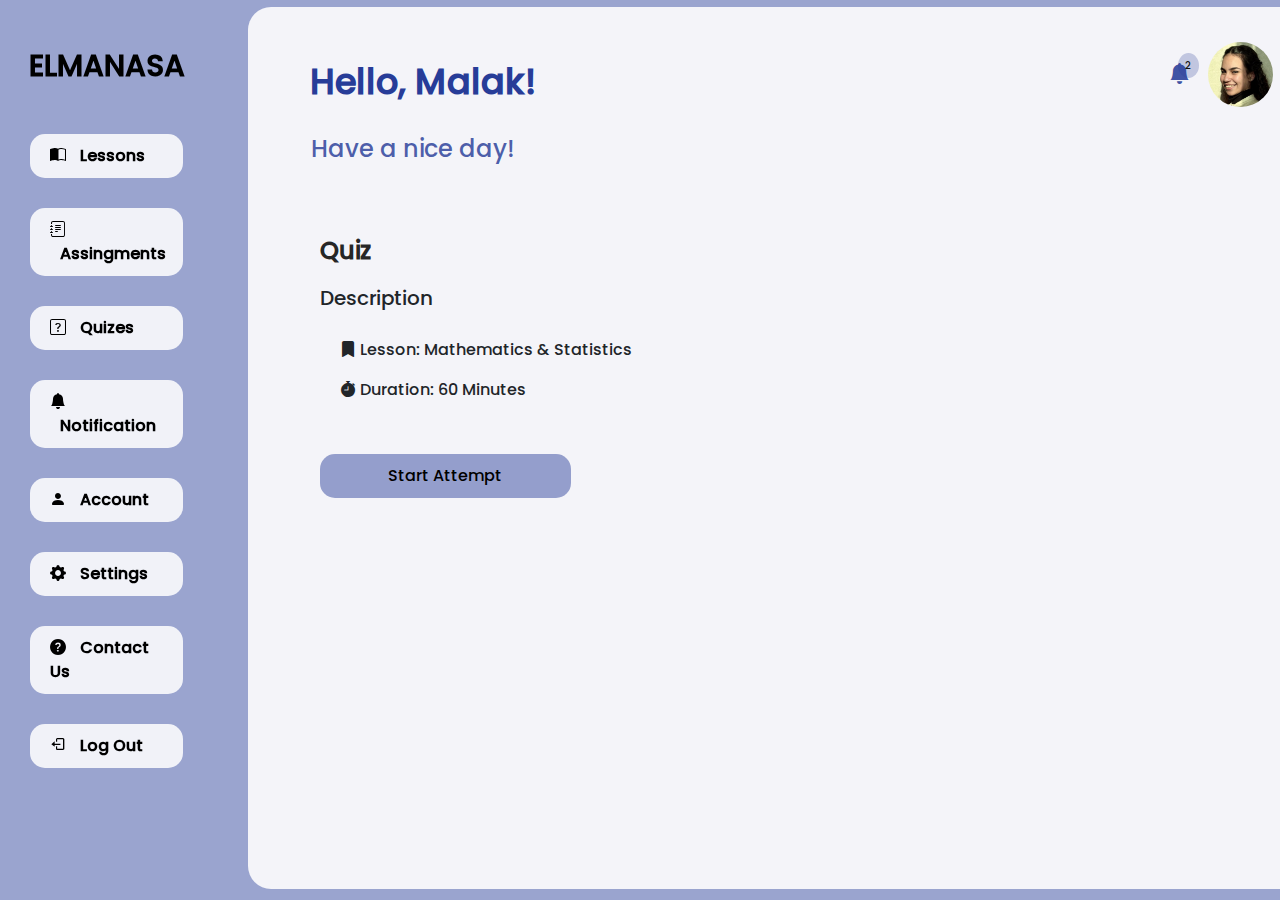
<file: Front/quiz.html>
<!DOCTYPE html>
<html lang="en">

<head>
    <meta charset="UTF-8">
    <meta name="viewport" content="width=device-width, initial-scale=1.0">
    <!-- Bootstrap CSS -->
    <title>ELMANASA</title>

    <link rel="icon" href="assets/img/book (1).png" type="image/x-icon">
    <link href="assets/vendor/aos/aos.css" rel="stylesheet">
    <link href="assets/vendor/bootstrap/css/bootstrap.min.css" rel="stylesheet">
    <link href="assets/vendor/bootstrap-icons/bootstrap-icons.css" rel="stylesheet">
    <link href="assets/vendor/boxicons/css/boxicons.min.css" rel="stylesheet">
    <link href="assets/vendor/glightbox/css/glightbox.min.css" rel="stylesheet">
    <link href="assets/vendor/remixicon/remixicon.css" rel="stylesheet">
    <link href="assets/vendor/swiper/swiper-bundle.min.css" rel="stylesheet">

    <script src="assets/js/jquery-3.7.1.min.js"></script>
    <link rel="stylesheet" href="CSS/home_page.css">
</head>

<body>

    <div class="container-fluid">
        <div class="row">
            <!-- Side Menu -->
            <div class="side-menu col-lg-2 col-md-3 col-12 mb-4 d-flex flex-column pt-4">
                <h2 class="d-flex flex-column pt-4">ELMANASA</h2>
                <ul data-aos="fade-right" data-aos-delay=" 100">
                    <a href=" lessons.html">
                        <li>
                            <i class="bi bi-book-half"></i>
                            <span>Lessons
                            </span>
                        </li>
                    </a>

                    <a href="assingment.html">
                        <li>
                            <i class="bi bi-journal-text"></i>
                            <span>Assingments
                            </span>
                        </li>
                    </a>

                    <a href="quiz.html">
                        <li>
                            <i class="bi bi-question-square"></i>
                            <span>Quizes
                            </span>
                        </li>
                    </a>

                    <a>
                        <li>
                            <i class="bi bi-bell-fill"></i>
                            <span>Notification
                            </span>
                        </li>
                    </a>

                    <a href="home.html">
                        <li>
                            <i class="bi bi-person-fill"></i>
                            <span>Account
                            </span>
                        </li>
                    </a>

                    <a>
                        <li>
                            <i class="bi bi-gear-fill"></i>
                            <span>Settings
                            </span>
                        </li>
                    </a>

                    <a href="index.html">
                        <li>
                            <i class="bi bi-question-circle-fill"></i>
                            <span>Contact Us
                            </span>
                        </li>
                    </a>
                    <a href="index.html">
                        <li>
                            <i class="bx bx-log-out"></i>
                            <span>Log Out
                            </span>
                        </li>
                    </a>


                </ul>
            </div>

            <!-- Main Content -->
            <div class="main-content col-lg-10 col-md-9 col-12">
                <div class="header" id="header" data-aos="fade-down" data-aos-delay=" 100">
                    <div class="container d-flex align-items-center justify-content-between">
                        <h1 class="logo me-auto d-flex flex-column pt-4">
                            <a>Hello, Malak!</a>
                        </h1>
                        <div class="dropdown" style="position: relative;">
                            <i class="bi bi-bell-fill new" id="notificationIcon" data-bs-toggle="dropdown"></i>
                            <span id="notificationBadge" class="badge-notification" style="display: none;">0</span>
                            <ul class="dropdown-menu" id="notificationsList" aria-labelledby="notificationIcon"></ul>
                        </div>
                        <div class="profile">
                            <a href="#">
                                <img src="assets/img/me.jpg" alt="Profile Picture">
                            </a>
                        </div>
                    </div>
                </div>

                <div class="hi" data-aos="fade-down" data-aos-delay=" 100">
                    <p>Have a nice day!</p>
                </div>

                <!-- ****************************************************************************************** -->
                <header class="py-1" data-aos="fade-down" data-aos-delay="100">
                    <div class="container justify-content-between ">

                        <!-- Page Title -->
                        <h2 id="quiz">Quiz</h2>
                        <h5 style="margin-left: 40px; margin-top:10px">Description</h5>
                        <ul id="desc">
                            <p><i class="bi bi-bookmark-fill"></i>
                                Lesson: Mathematics & Statistics</p>
                            <p><i class="bi bi-stopwatch-fill"></i>
                                Duration: 60 Minutes</p>
                        </ul>

                        <button class="start-btn">Start Attempt</button>

                        <form id="answer-form" data-aos="fade-down" data-aos-delay="400">
                            <div class="questions">
                                <h2 id="quiz" style="margin-left: 40px;">Questions</h2>
                                <div class="form-container">
                                    <div class="question">
                                        <h2>1. How many times a week?</h2>
                                        <input type="radio" id="q1_option1" name="answer1" value="1-2 Times">
                                        <label for="q1_option1">1-2 Times</label>
                                        <input type="radio" id="q1_option2" name="answer1" value="2-3 Times">
                                        <label for="q1_option2">2-3 Times</label>
                                        <input type="radio" id="q1_option3" name="answer1" value="3-4 Times">
                                        <label for="q1_option3">3-4 Times</label>
                                        <input type="radio" id="q1_option4" name="answer1" value="4-5 Times">
                                        <label for="q1_option4">4-5 Times</label>
                                        </di>
                                    </div>
                                </div>
                                <div class="form-container">

                                    <div class="question">
                                        <h2>2. How many hours a day?</h2>
                                        <div class="inputs"><input type="radio" id="q2_option1" name="answer2"
                                                value="1-2 Hours">
                                            <label for="q2_option1">1-2 Hours</label>
                                            <input type="radio" id="q2_option2" name="answer2" value="2-3 Hours">
                                            <label for="q2_option2">2-3 Hours</label>
                                            <input type="radio" id="q2_option3" name="answer2" value="3-4 Hours">
                                            <label for="q2_option3">3-4 Hours</label>
                                            <input type="radio" id="q2_option4" name="answer2" value="4-5 Hours">
                                            <label for="q2_option4">4-5 Hours</label>
                                        </div>
                                    </div>
                                </div>
                                <button type="submit" class="submit-btn">Finish Attempt</button>
                            </div>
                        </form>
                    </div>
                    <div class="timer" id="timer" style="margin-left: 40px;">Time remaining: 60 Seconds</div>

                </header>
            </div>
        </div>
        </header>

    </div>

    <script src="assets/vendor/aos/aos.js"></script>
    <script src="assets/vendor/bootstrap/js/bootstrap.bundle.min.js"></script>
    <script src="assets/vendor/glightbox/js/glightbox.min.js"></script>
    <script src="assets/vendor/isotope-layout/isotope.pkgd.min.js"></script>
    <script src="assets/vendor/swiper/swiper-bundle.min.js"></script>
    <script src="assets/vendor/waypoints/noframework.waypoints.js"></script>
    <script src="assets/vendor/php-email-form/validate.js"></script>
    <script src="assets/js/script.js"></script>
    <script src="assets/js/jquery-3.7.1.min.js"></script>
    <script>
        document.addEventListener('DOMContentLoaded', function () {
            const form = document.getElementById('answer-form');
            const startBtn = document.querySelector('.start-btn');
            const submitBtn = document.querySelector('.submit-btn');
            const questionsDiv = document.querySelector('.questions');
            const timerDisplay = document.getElementById('timer');
            let timeLeft = 60;
            let countdown;

            startBtn.addEventListener('click', function () {
                questionsDiv.style.display = 'block';
                timerDisplay.style.display = 'block';
                startBtn.style.display = 'none';
                countdown = setInterval(() => {
                    timeLeft--;
                    timerDisplay.textContent = `Time remaining: ${timeLeft} seconds`;

                    if (timeLeft <= 0) {
                        clearInterval(countdown);
                        timerDisplay.textContent = 'Time is up!';
                        submitBtn.disabled = true;
                        submitBtn.classList.add('disabled');
                    }
                }, 1000);
            });

            form.addEventListener('submit', function (event) {
                event.preventDefault();
                if (timeLeft > 0) {
                    const formData = new FormData(event.target);
                    const frequency1 = formData.get('frequency1');
                    const hours = formData.get('hours');
                    if (frequency1 && hours) {
                        alert(`You selected: ${frequency1} and ${hours}`);
                        // Here you can send the data to your server or save it locally
                    } else {
                        alert('Please select options for all questions.');
                    }
                }
                else {
                    alert('Time is up! You cannot submit the form.');
                }
            });
        });



        const notifications = [
            { id: 1, text: "New course available: Calculus. This is a very long description to check the wrapping functionality.", read: false },
            { id: 2, text: "Your course registration is successful", read: true },
            { id: 3, text: "New course available: Linear Algebra", read: false },
            { id: 4, text: "You have a new message from the teacher", read: true },
        ];

        const notificationIcon = document.getElementById('notificationIcon');
        const notificationBadge = document.getElementById('notificationBadge');
        const notificationsList = document.getElementById('notificationsList');

        // Function to render notifications in dropdown
        function renderNotifications() {
            notificationsList.innerHTML = '';
            let unreadCount = 0;

            notifications.forEach(notification => {
                const notificationItem = document.createElement('li');
                notificationItem.classList.add('dropdown-item');
                if (notification.read) {
                    notificationItem.classList.add('read');
                } else {
                    unreadCount++;
                }

                notificationItem.innerHTML = `
                    <span>${notification.text}</span>
                    ${!notification.read ? '<i class="bi bi-bell"></i>' : ''}
                `;
                notificationItem.addEventListener('click', () => markAsRead(notification.id));
                notificationsList.appendChild(notificationItem);
            });

            // Update the unread notifications count
            updateNotificationBadge(unreadCount);
        }

        // Function to mark a notification as read
        function markAsRead(id) {
            const notification = notifications.find(n => n.id === id);
            if (notification) {
                notification.read = true;
                renderNotifications();
            }
        }

        // Function to update the notification badge
        function updateNotificationBadge(count) {
            if (count > 0) {
                notificationBadge.textContent = count;
                notificationBadge.style.display = 'inline-block';
            } else {
                notificationBadge.style.display = 'none';
            }
        }

        // Initial render of notifications
        renderNotifications();
    </script>

</body>

</html>
</file>
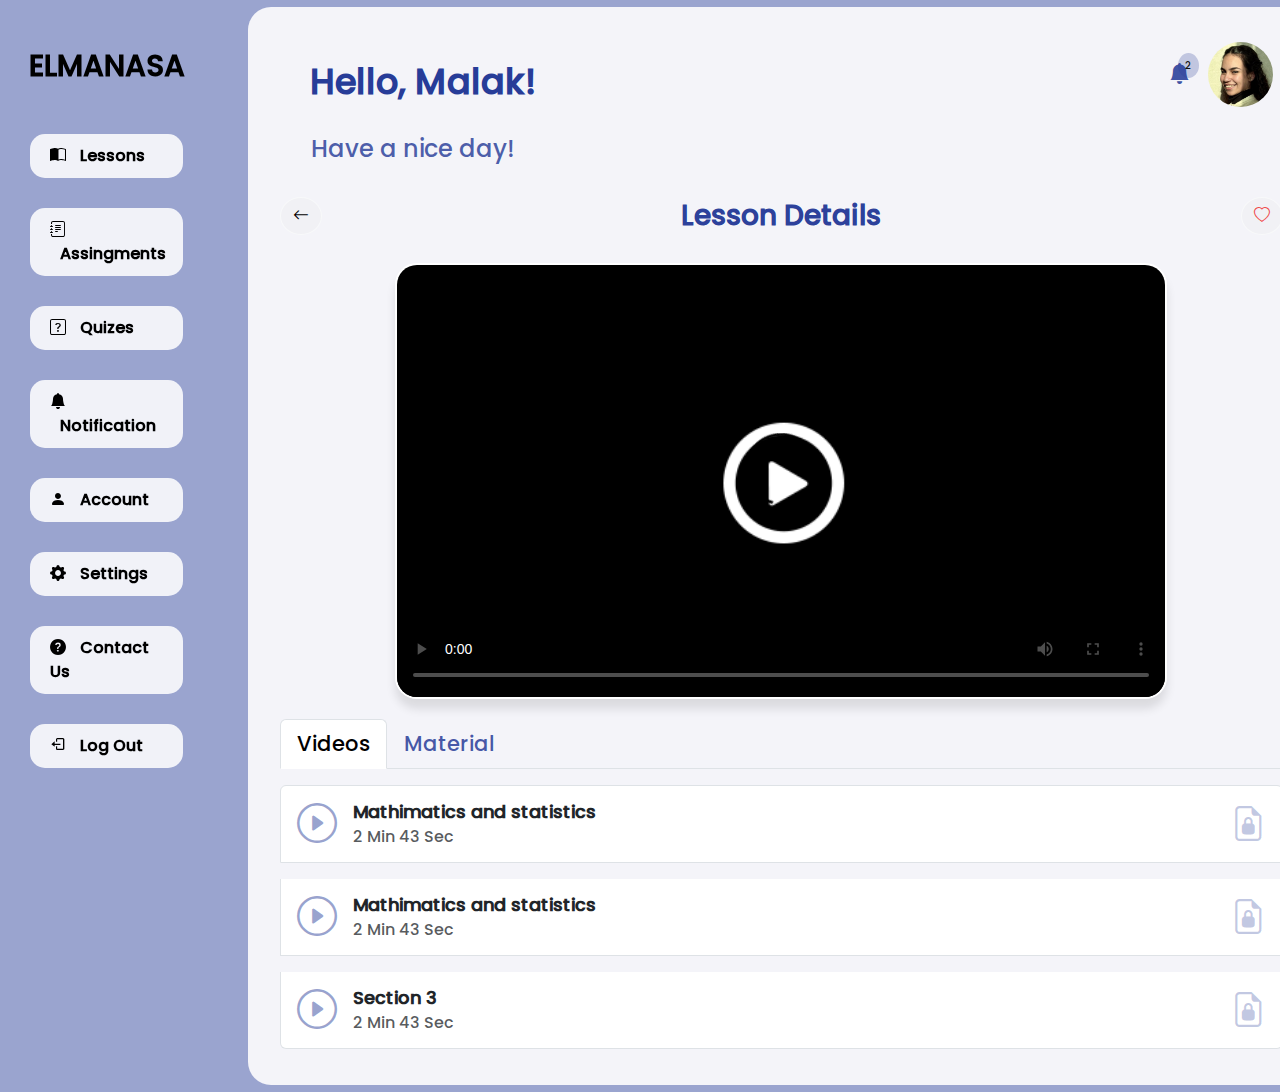
<file: Front/spc_lesson.html>
<!DOCTYPE html>
<html lang="en">

<head>
    <meta charset="UTF-8">
    <meta name="viewport" content="width=device-width, initial-scale=1.0">
    <!-- Bootstrap CSS -->
    <title>ELMANASA</title>

    <link rel="icon" href="assets/img/book (1).png" type="image/x-icon">
    <link href="assets/vendor/aos/aos.css" rel="stylesheet">
    <link href="assets/vendor/bootstrap/css/bootstrap.min.css" rel="stylesheet">
    <link href="assets/vendor/bootstrap-icons/bootstrap-icons.css" rel="stylesheet">
    <link href="assets/vendor/boxicons/css/boxicons.min.css" rel="stylesheet">
    <link href="assets/vendor/glightbox/css/glightbox.min.css" rel="stylesheet">
    <link href="assets/vendor/remixicon/remixicon.css" rel="stylesheet">
    <link href="assets/vendor/swiper/swiper-bundle.min.css" rel="stylesheet">

    <script src="assets/js/jquery-3.7.1.min.js"></script>
    <link rel="stylesheet" href="CSS/home_page.css">
</head>

<body>

    <div class="container-fluid">
        <div class="row">
            <!-- Side Menu -->
            <div class="side-menu col-lg-2 col-md-3 col-12 mb-4 d-flex flex-column pt-4">
                <h2 class="d-flex flex-column pt-4">ELMANASA</h2>
                <ul data-aos="fade-right" data-aos-delay=" 100">
                    <a href=" lessons.html">
                        <li>
                            <i class="bi bi-book-half"></i>
                            <span>Lessons
                            </span>
                        </li>
                    </a>

                    <a href="assingment.html">
                        <li>
                            <i class="bi bi-journal-text"></i>
                            <span>Assingments
                            </span>
                        </li>
                    </a>

                    <a href="quiz.html">
                        <li>
                            <i class="bi bi-question-square"></i>
                            <span>Quizes
                            </span>
                        </li>
                    </a>

                    <a>
                        <li>
                            <i class="bi bi-bell-fill"></i>
                            <span>Notification
                            </span>
                        </li>
                    </a>

                    <a href="home.html">
                        <li>
                            <i class="bi bi-person-fill"></i>
                            <span>Account
                            </span>
                        </li>
                    </a>

                    <a>
                        <li>
                            <i class="bi bi-gear-fill"></i>
                            <span>Settings
                            </span>
                        </li>
                    </a>

                    <a href="index.html">
                        <li>
                            <i class="bi bi-question-circle-fill"></i>
                            <span>Contact Us
                            </span>
                        </li>
                    </a>
                    <a href="index.html">
                        <li>
                            <i class="bx bx-log-out"></i>
                            <span>Log Out
                            </span>
                        </li>
                    </a>


                </ul>
            </div>

            <!-- Main Content -->
            <div class="main-content col-lg-10 col-md-9 col-12">
                <div class="header" id="header" data-aos="fade-down" data-aos-delay=" 100">
                    <div class="container d-flex align-items-center justify-content-between">
                        <h1 class="logo me-auto d-flex flex-column pt-4">
                            <a>Hello, Malak!</a>
                        </h1>
                        <div class="dropdown" style="position: relative;">
                            <i class="bi bi-bell-fill new" id="notificationIcon" data-bs-toggle="dropdown"></i>
                            <span id="notificationBadge" class="badge-notification" style="display: none;">0</span>
                            <ul class="dropdown-menu" id="notificationsList" aria-labelledby="notificationIcon"></ul>
                        </div>
                        <div class="profile">
                            <a href="#">
                                <img src="assets/img/me.jpg" alt="Profile Picture">
                            </a>
                        </div>
                    </div>
                </div>

                <div class="hi" data-aos="fade-down" data-aos-delay=" 100">
                    <p>Have a nice day!</p>
                </div>

                <!-- ****************************************************************************************** -->
                <header class="py-1" data-aos="fade-down" data-aos-delay="100">
                    <div class="container d-flex justify-content-between align-items-center">
                        <!-- Back Button -->
                        <button id="backButton" class="btn btn-light"
                            style="background-color: #e5e5e531; border-radius: 50%;">
                            <i class="bi bi-arrow-left"></i>
                        </button>

                        <!-- Page Title -->
                        <h3 class="mb-0" style="color:#273c98fb; font-weight: bold;">Lesson Details</h3>
                        <!-- Favorite Icon -->
                        <button class="btn btn-light" style="background-color: #e5e5e531; border-radius: 50%;">
                            <i class="bi bi-heart heart" style="color:rgba(240, 24, 24, 0.825);"></i>
                        </button>
                    </div>
                </header>

                <div class="container mt-4" data-aos="fade-up" data-aos-delay="100">
                    <div class="video-section">
                        <!-- Video Player -->
                        <video id="videoPlayer" poster="assets/img/c1.png" controls disablePictureInPicture
                            controlsList="nodownload">
                            <source src="" type="video/mp4">
                            Your browser does not support the video tag.
                        </video>
                    </div>

                    <!-- Tabs for Playlist and Description -->
                    <ul class="nav nav-tabs mb-3" id="tabSection" role="tablist">
                        <li class="nav-item" role="presentation">
                            <button class="nav-link active" id="playlist-tab" data-bs-toggle="tab"
                                data-bs-target="#playlist" type="button" role="tab">Videos</button>
                        </li>
                        <li class="nav-item" role="material">
                            <button class="nav-link" id="material-tab" data-bs-toggle="tab" data-bs-target="#material"
                                type="button" role="tab">Material</button>
                        </li>
                    </ul>

                    <div class="tab-content">
                        <!-- Playlist Tab -->
                        <div class="tab-pane fade show active" id="playlist" role="tabpanel">
                            <div class="list-group">

                                <div class=" playlist-item d-flex align-items-center   mb-3 list-group-item"
                                    data-video-url="assets/img/1.1.mp4">
                                    <i class="bi bi-play-circle me-3 icona" style="font-size: 40px;"></i>
                                    <div class="d-flex align-items-center">
                                        <!-- Text Content -->
                                        <div>
                                            <span class="title">Mathimatics and statistics</span>
                                            <br>
                                            <span class="time text-muted">2 Min 43 Sec</span>
                                        </div>
                                    </div>
                                    <i class="bi bi-file-earmark-lock2  ms-auto lock-icon" style="font-size: 35px;"></i>

                                </div>
                                <div class=" playlist-item d-flex align-items-center   mb-3 list-group-item"
                                    data-video-url="assets/img/0.mp4">
                                    <i class="bi bi-play-circle me-3 icona" style="font-size: 40px;"></i>
                                    <div class="d-flex align-items-center">
                                        <!-- Text Content -->
                                        <div>
                                            <span class="title">Mathimatics and statistics</span>
                                            <br>
                                            <span class="time text-muted">2 Min 43 Sec</span>
                                        </div>
                                    </div>
                                    <i class="bi bi-file-earmark-lock2  ms-auto lock-icon" style="font-size: 35px;"></i>

                                </div>

                                <div class=" playlist-item d-flex align-items-center list-group-item mb-3"
                                    data-video-url="assets/img/3.mp4">
                                    <i class="bi bi-play-circle me-3 icona" style="font-size: 40px; "></i>
                                    <div class="d-flex align-items-center">
                                        <!-- Text Content -->
                                        <div>
                                            <span class="title">Section 3</span>
                                            <br>
                                            <span class="time text-muted">2 Min 43 Sec</span>
                                        </div>
                                    </div>
                                    <i class="bi bi-file-earmark-lock2 ms-auto lock-icon" style="font-size: 35px; "></i>

                                </div>



                            </div>
                        </div>

                        <!-- Descriptions Tab -->
                        <div class="tab-pane fade" id="material" role="tabpanel">
                            <ul>
                                <li>
                                    <h5>Description</h5>
                                    <p>This course will cover the basics of UI/UX design, including how to start and
                                        core
                                        concepts. Each
                                        lesson provides valuable insights for beginners and advanced learners alike.</p>
                                </li>

                                <li>
                                    <h5>Pdfs</h5>
                                    <div class="link-container">
                                        <div class=" col-md-5 mb-4 lesson-item "
                                            data-lesson-name="Differential Equations lesson 1">
                                            <div class=" col-md-5 mb-4 lesson-card">
                                                <div class="lesson-icon">
                                                    <img src="assets/img/c3.jpg" alt="Books">
                                                </div>
                                                <div class="lesson-info">
                                                    <div class="lesson-meta">
                                                        <span><i class="bi bi-journal-richtext" style="color:black"></i>
                                                            Lesson 1</span>
                                                        <span><i class="bi bi-arrow-down-circle "
                                                                style="color:black"></i></i>Download
                                                        </span>
                                                    </div>
                                                    <h3 class="lesson-title">
                                                        <a href="assets/img/2.pdf" download>Differential
                                                            Equations</a>
                                                    </h3>
                                                </div>
                                            </div>
                                        </div>
                                        <div class=" col-md-5 mb-4 lesson-item "
                                            data-lesson-name="Differential Equations lesson 1">
                                            <div class=" col-md-5 mb-4 lesson-card">
                                                <div class="lesson-icon">
                                                    <img src="assets/img/c3.jpg" alt="Books">
                                                </div>
                                                <div class="lesson-info">
                                                    <div class="lesson-meta">
                                                        <span><i class="bi bi-journal-richtext" style="color:black"></i>
                                                            Lesson 1</span>
                                                        <span><i class="bi bi-arrow-down-circle "
                                                                style="color:black"></i></i>Download
                                                        </span>
                                                    </div>
                                                    <h3 class="lesson-title">
                                                        <a href="assets/img/2.pdf" download>Differential
                                                            Equations</a>
                                                    </h3>
                                                </div>
                                            </div>
                                        </div>
                                        <div class=" col-md-5 mb-4 lesson-item "
                                            data-lesson-name="Differential Equations lesson 1">
                                            <div class=" col-md-5 mb-4 lesson-card">
                                                <div class="lesson-icon">
                                                    <img src="assets/img/c3.jpg" alt="Books">
                                                </div>
                                                <div class="lesson-info">
                                                    <div class="lesson-meta">
                                                        <span><i class="bi bi-journal-richtext" style="color:black"></i>
                                                            Lesson 1</span>
                                                        <span><i class="bi bi-arrow-down-circle "
                                                                style="color:black"></i></i>Download
                                                        </span>
                                                    </div>
                                                    <h3 class="lesson-title">
                                                        <a href="assets/img/2.pdf" download>Differential
                                                            Equations</a>
                                                    </h3>
                                                </div>
                                            </div>
                                        </div>
                                    </div>
                                </li>
                                <li>


                                    <h5>Links</h5>

                                    <div class="link-container">
                                        <div class=" col-md-5 mb-4 lesson-item"
                                            data-lesson-name="Differential Equations lesson 1">
                                            <div class=" col-md-5 mb-4 lesson-card">
                                                <div class="lesson-icon">
                                                    <img src="assets/img/c2.jpg" alt="Books">
                                                </div>
                                                <div class="lesson-info">
                                                    <div class="lesson-meta">
                                                        <span><i class="bi bi-journal-richtext" style="color:black"></i>
                                                            Lesson 1</span>
                                                        <span><i class="bi bi-link-45deg"
                                                                style="color:black; font-size: 20px;"></i></i>
                                                            Visit</span>
                                                    </div>

                                                    <!--   link o the website that mester uploaded  -->
                                                    <h3 class="lesson-title"><a href="https://google.com"
                                                            target="_blank">Differential
                                                            Equations</a></h3>
                                                </div>


                                            </div>
                                        </div>

                                        <div class=" col-md-5 mb-4 lesson-item"
                                            data-lesson-name="Differential Equations lesson 1">
                                            <div class=" col-md-5 mb-4 lesson-card">
                                                <div class="lesson-icon">
                                                    <img src="assets/img/c2.jpg" alt="Books">
                                                </div>
                                                <div class="lesson-info">
                                                    <div class="lesson-meta">
                                                        <span><i class="bi bi-journal-richtext" style="color:black"></i>
                                                            Lesson 1</span>
                                                        <span><i class="bi bi-link-45deg"
                                                                style="color:black; font-size: 20px;"></i></i>
                                                            Visit</span>
                                                    </div>

                                                    <!--   link o the website that mester uploaded  -->
                                                    <h3 class="lesson-title"><a href="https://google.com"
                                                            target="_blank">Differential
                                                            Equations</a></h3>
                                                </div>


                                            </div>
                                        </div>

                                        <div class=" col-md-5 mb-4 lesson-item"
                                            data-lesson-name="Differential Equations lesson 1">
                                            <div class=" col-md-5 mb-4 lesson-card">
                                                <div class="lesson-icon">
                                                    <img src="assets/img/c2.jpg" alt="Books">
                                                </div>
                                                <div class="lesson-info">
                                                    <div class="lesson-meta">
                                                        <span><i class="bi bi-journal-richtext" style="color:black"></i>
                                                            Lesson 1</span>
                                                        <span><i class="bi bi-link-45deg"
                                                                style="color:black; font-size: 20px;"></i></i>
                                                            Visit</span>
                                                    </div>

                                                    <!--   link o the website that mester uploaded  -->
                                                    <h3 class="lesson-title"><a href="https://google.com"
                                                            target="_blank">Differential
                                                            Equations</a></h3>
                                                </div>


                                            </div>
                                        </div>

                                        <div class=" col-md-5 mb-4 lesson-item"
                                            data-lesson-name="Differential Equations lesson 1">
                                            <div class=" col-md-5 mb-4 lesson-card">
                                                <div class="lesson-icon">
                                                    <img src="assets/img/c2.jpg" alt="Books">
                                                </div>
                                                <div class="lesson-info">
                                                    <div class="lesson-meta">
                                                        <span><i class="bi bi-journal-richtext" style="color:black"></i>
                                                            Lesson 1</span>
                                                        <span><i class="bi bi-link-45deg"
                                                                style="color:black; font-size: 20px;"></i></i>
                                                            Visit</span>
                                                    </div>

                                                    <!--   link o the website that mester uploaded  -->
                                                    <h3 class="lesson-title"><a href="https://google.com"
                                                            target="_blank">Differential
                                                            Equations</a></h3>
                                                </div>


                                            </div>
                                        </div>
                                    </div>
                                </li>
                            </ul>
                        </div>
                    </div>
                </div>

            </div>
        </div>
    </div>
    </div>

    <script src="assets/vendor/aos/aos.js"></script>
    <script src="assets/vendor/bootstrap/js/bootstrap.bundle.min.js"></script>
    <script src="assets/vendor/glightbox/js/glightbox.min.js"></script>
    <script src="assets/vendor/isotope-layout/isotope.pkgd.min.js"></script>
    <script src="assets/vendor/swiper/swiper-bundle.min.js"></script>
    <script src="assets/vendor/waypoints/noframework.waypoints.js"></script>
    <script src="assets/vendor/php-email-form/validate.js"></script>
    <script src="assets/js/script.js"></script>
    <script src="assets/js/jquery-3.7.1.min.js"></script>
    <script>
        let currentVideo = null;
        let previousVideo = null;

        // Function to play a selected video
        function playVideo(videoUrl) {
            const videoPlayer = document.getElementById('videoPlayer');
            const videoicon = document.getElementById('icona');

            // Save the current video as previous before switching
            if (currentVideo) {
                previousVideo = currentVideo;
            }

            // Set the current video to the selected one
            currentVideo = videoUrl;

            // Update the video source and play
            videoPlayer.src = videoUrl;
            videoPlayer.play();

            // Highlight the active playlist item
            document.querySelectorAll('.playlist-item').forEach(item => {
                item.classList.remove('active');
            });
            document.querySelector(`.playlist-item[data-video-url="${videoUrl}"]`).classList.add('active');
        }

        // Handle Back button to play the previous video
        document.getElementById('backButton').addEventListener('click', function () {
            if (previousVideo) {
                playVideo(previousVideo);
            } else {
                alert('No previous video available!');
            }
        });

        // Set up event listeners for playlist items
        document.querySelectorAll('.playlist-item').forEach(item => {
            item.addEventListener('click', function () {
                const videoUrl = this.getAttribute('data-video-url');
                document.querySelectorAll('.playlist-item .icona').forEach(icon => {
                    icon.classList.remove('bi-play-circle-fill');
                    icon.classList.add('bi-play-circle');
                });

                // Change the icon for the clicked item to pause
                const icon = this.querySelector('.icona');
                icon.classList.remove('bi-play-circle');
                icon.classList.add('bi-play-circle-fill');
                playVideo(videoUrl);


            });
        });


        document.querySelector('.heart').addEventListener('click', function () {
            this.classList.toggle('bi-heart');
            this.classList.toggle('bi-heart-fill'); // Toggles to filled heart
        });


        const notifications = [
            { id: 1, text: "New course available: Calculus. This is a very long description to check the wrapping functionality.", read: false },
            { id: 2, text: "Your course registration is successful", read: true },
            { id: 3, text: "New course available: Linear Algebra", read: false },
            { id: 4, text: "You have a new message from the teacher", read: true },
        ];

        const notificationIcon = document.getElementById('notificationIcon');
        const notificationBadge = document.getElementById('notificationBadge');
        const notificationsList = document.getElementById('notificationsList');

        // Function to render notifications in dropdown
        function renderNotifications() {
            notificationsList.innerHTML = '';
            let unreadCount = 0;

            notifications.forEach(notification => {
                const notificationItem = document.createElement('li');
                notificationItem.classList.add('dropdown-item');
                if (notification.read) {
                    notificationItem.classList.add('read');
                } else {
                    unreadCount++;
                }

                notificationItem.innerHTML = `
                    <span>${notification.text}</span>
                    ${!notification.read ? '<i class="bi bi-bell"></i>' : ''}
                `;
                notificationItem.addEventListener('click', () => markAsRead(notification.id));
                notificationsList.appendChild(notificationItem);
            });

            // Update the unread notifications count
            updateNotificationBadge(unreadCount);
        }

        // Function to mark a notification as read
        function markAsRead(id) {
            const notification = notifications.find(n => n.id === id);
            if (notification) {
                notification.read = true;
                renderNotifications();
            }
        }

        // Function to update the notification badge
        function updateNotificationBadge(count) {
            if (count > 0) {
                notificationBadge.textContent = count;
                notificationBadge.style.display = 'inline-block';
            } else {
                notificationBadge.style.display = 'none';
            }
        }

        // Initial render of notifications
        renderNotifications();
    </script>

</body>

</html>
</file>
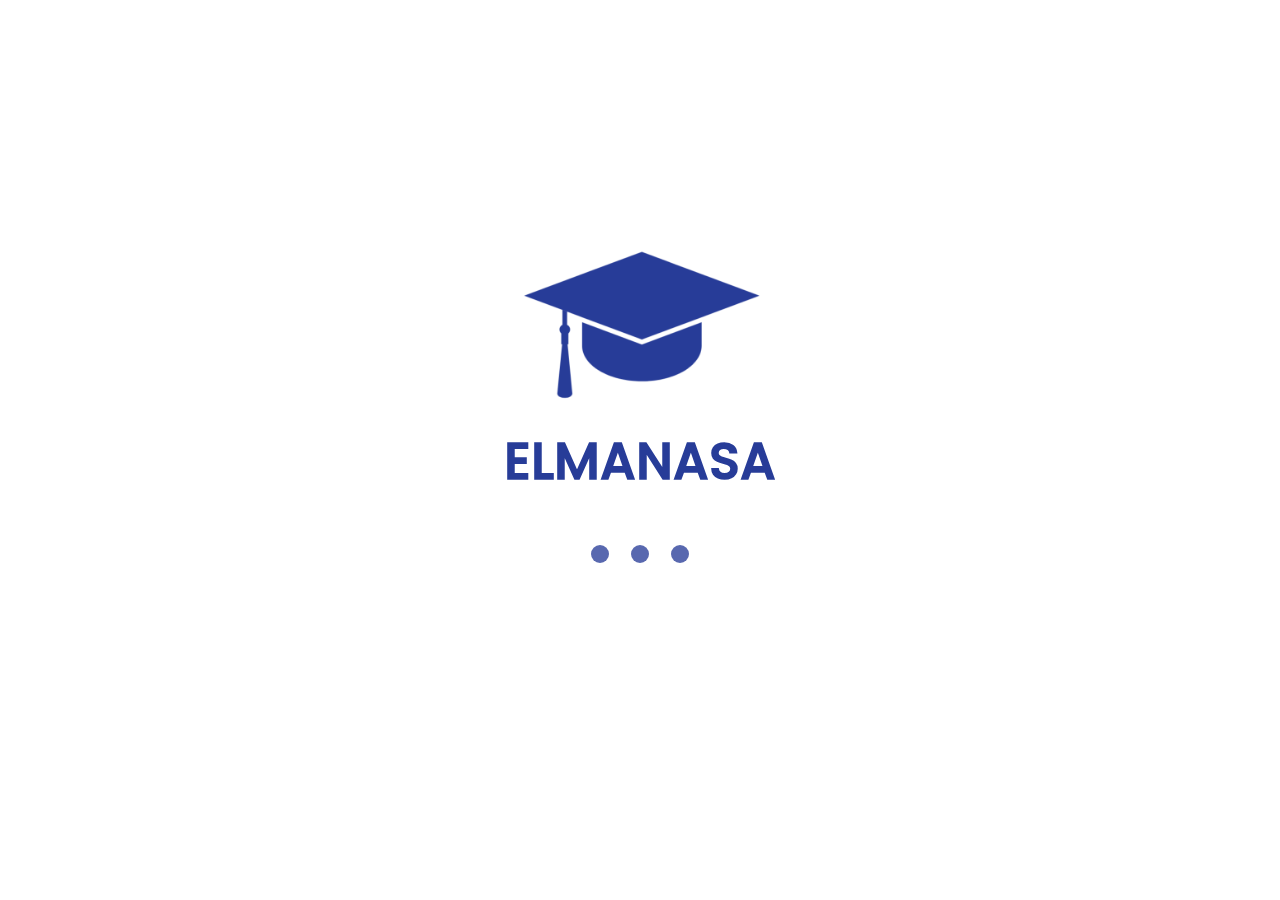
<file: Front/splash.html>
<!DOCTYPE html>
<html lang="en">

<head>
    <meta charset="UTF-8">
    <title>ELMANASA</title>
    <link rel="stylesheet" href="CSS/style.css">
    <link rel="icon" href="assets/img/book (1).png" type="image/x-icon">
    <script> setTimeout(function () {
            window.location.href = "index.html"
        }, 3000);
    </script>

</head>

<body>
    <div class="spl-body">
        <div class="splash-screen">
            <div class="spl-logo-container">
                <img src="assets/img/splash-logo.png" alt="Education" class="spl-logo">
                <h1 class="splash-tag">ELMANASA</h1>
            </div>
            <div class="spl-loading-indicator">
                <span></span> <span></span> <span></span>
            </div>
        </div>
    </div>
</body>

</html>
</file>
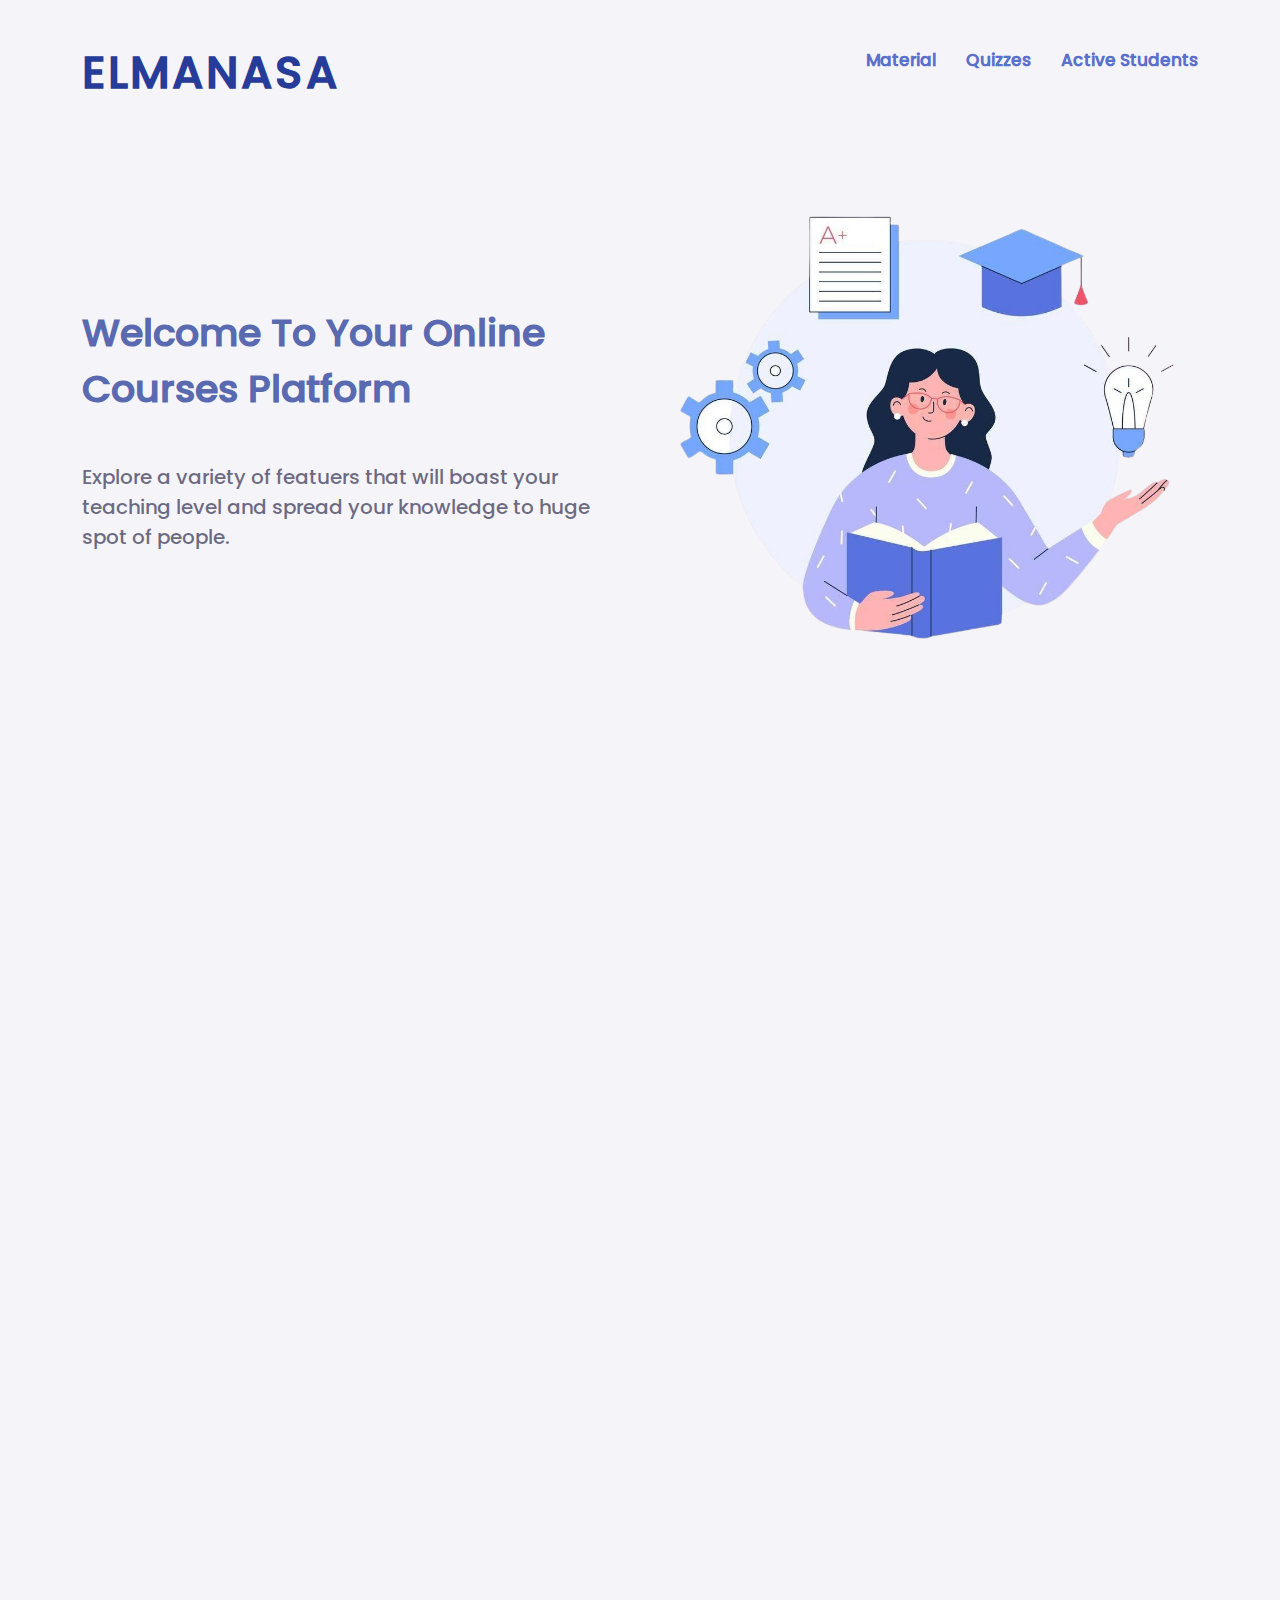
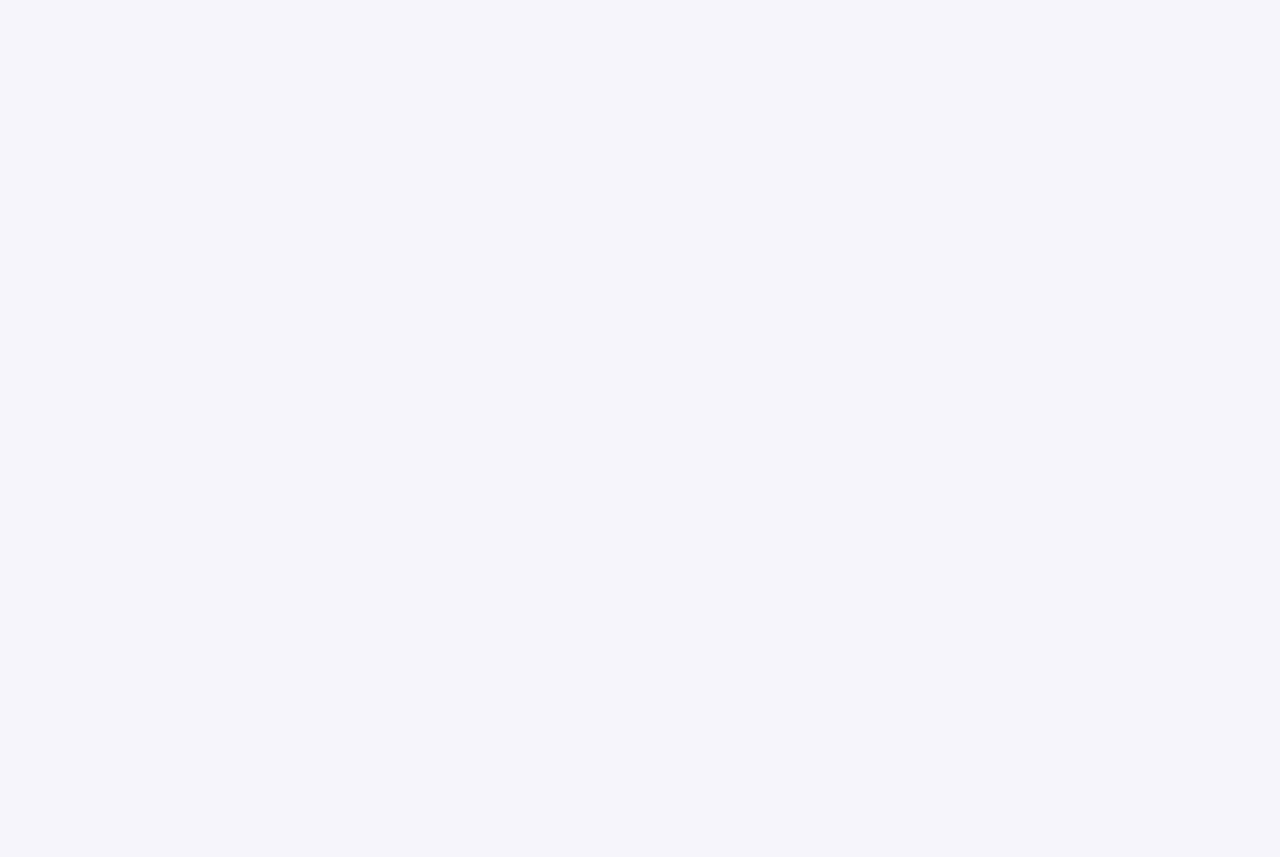
<file: Front/teacher.html>
<!DOCTYPE html>
<html lang="en">

<head>
    <meta charset="UTF-8">
    <meta content="width=device-width, initial-scale=1.0" name="viewport">

    <title>ELMANASA</title>
    <link rel="stylesheet" href="CSS/style.css">
    <link rel="stylesheet" href="CSS/teacher.css">
    <link rel="icon" href="assets/img/book (1).png" type="image/x-icon">

    <link href="assets/vendor/aos/aos.css" rel="stylesheet">
    <link href="assets/vendor/bootstrap/css/bootstrap.min.css" rel="stylesheet">
    <link href="assets/vendor/bootstrap-icons/bootstrap-icons.css" rel="stylesheet">
    <link href="assets/vendor/boxicons/css/boxicons.min.css" rel="stylesheet">
    <link href="assets/vendor/glightbox/css/glightbox.min.css" rel="stylesheet">
    <link href="assets/vendor/remixicon/remixicon.css" rel="stylesheet">
    <link href="assets/vendor/swiper/swiper-bundle.min.css" rel="stylesheet">

    <script src="assets/js/jquery-3.7.1.min.js"></script>

</head>

<!-- BODY -->

<body>
    <!-- Public View -->
    <div class="main-content">
        <header id="header">
            <div class="container d-flex align-items-center">

                <h1 class="logo me-auto col-lg-1 d-flex flex-column pt-4"><a>ELMANASA</a>
                </h1>
                <nav id="navbar" class="navbar">
                    <ul>
                        <li><a class="nav-link scrollto active" href="#material">Material</a></li>
                        <li><a class="nav-link scrollto active" href="#quiz">Quizzes</a></li>
                        <li><a class="nav-link scrollto active" href="#active_student">Active Students</a></li>
                        <!--                         <li><a class="nav-link scrollto active" href="#contact">Contact</a></li>
                    -->


                    </ul>
                    <i class="bi bi-list mobile-nav-toggle"></i>
                </nav>

            </div>
        </header>


        <div id="start" class="d-flex align-items-center">
            <div class="container">
                <div class="row">
                    <div class="col-lg-6 d-flex flex-column justify-content-center pt-4 pt-lg-0 order-2 order-lg-1"
                        data-aos-delay="200" data-aos="fade-right">
                        <h2 class="welcome-tag">Welcome To Your Online Courses Platform</h2>
                        <p>Explore a variety of featuers that will boast your teaching level and spread your knowledge
                            to huge spot of people.</p>
                    </div>
                    <div class="col-lg-6 order-1 order-lg-2  start-img" data-aos="fade-up" data-aos-delay="200">
                        <img src="assets/img/index-image.png" class="img-fluid animated" alt="">
                    </div>

                </div>
            </div>
        </div>



        <!-- ***********************************  Add Material *******************************************-->
        <div class="container" id="levels">
            <div class="container mt-5" id="material">
                <h2 class="text-center mb-4" data-aos-delay="200" data-aos="fade-down">Add Materials</h2>

                <!-- Material Form -->
                <div class="card p-4 shadow-sm" data-aos="fade-up" data-aos-delay="400">
                    <form id="materialForm">
                        <h4>Add Materials</h4>
                        <!-- Lesson Name -->
                        <div class="mb-3">
                            <label for="lessonName" class="form-label fw-bold">Lesson Name</label>
                            <input type="text" class="form-control" id="lessonName" placeholder="Enter lesson name"
                                required>
                        </div>

                        <!-- Material Input Fields -->
                        <div class="mb-3">
                            <label for="materialTitle" class="form-label fw-bold">Material Title</label>
                            <input type="text" class="form-control" id="materialTitle"
                                placeholder="Enter material title" required>
                        </div>

                        <div class="mb-3">
                            <label for="materialType" class="form-label fw-bold">Material Type</label>
                            <select id="materialType" class="form-select" required>
                                <option value="" disabled selected>Select material type</option>
                                <option value="video">Video</option>
                                <option value="pdf">PDF</option>
                                <option value="link">Link</option>
                            </select>
                        </div>

                        <!-- Dynamic Input for File or Link -->
                        <div class="mb-3" id="dynamicInput">
                            <input type="file" id="materialFile" class="form-control d-none" accept=".pdf,.mp4">
                            <input type="text" id="materialLink" class="form-control d-none"
                                placeholder="Enter the link">
                        </div>

                        <button type="button" class="btn btn-add-material mb-3" id="add" onclick="addMaterial()"
                            style="font-size: 14px;">
                            <i class="bi bi-plus-circle"></i> Add Material
                        </button>

                        <!-- Material List -->
                        <h4>Uploaded Materials</h4>
                        <div id="materialsList"></div>

                        <!-- Publish Button -->
                        <div class="text-end mt-3">
                            <button type="button" class="btn" onclick="publishMaterials()" id="add">Publish
                                Materials</button>
                        </div>
                    </form>
                </div>
            </div>

            <!-- Success Notification -->
            <div id="successAlert" class="alert alert-success position-fixed top-0 end-0 m-3 d-none" role="alert">
                Materials published successfully!
            </div>
        </div>
        <!-- ***********************************  Add Material *******************************************-->


        <!-- ***********************************  Add Quiz *******************************************-->

        <div class="container quiz" id="active_student">
            <div class="container mt-5 add-quiz" id="quiz">
                <h2 class="text-center mb-4" data-aos-delay="200" data-aos="fade-down">Quiz Management</h2>
                <!-- Add New Quiz Button -->
                <div data-aos-delay="200" data-aos="fade-up">
                    <div class="text-center mb-3">
                        <button class="btn" data-bs-toggle="modal" data-bs-target="#addQuizModal">
                            <i class="bi bi-plus-circle"></i> Add New Quiz
                        </button>
                    </div>

                    <!-- Quiz Modal -->
                    <div class="modal fade" id="addQuizModal" tabindex="-1" aria-labelledby="addQuizModalLabel"
                        aria-hidden="true">
                        <div class="modal-dialog modal-lg">
                            <div class="modal-content">
                                <div class="modal-header">
                                    <h3 class="modal-title" id="addQuizModalLabel">Add New Quiz</h3>
                                    <button type="button" class="btn-close" data-bs-dismiss="modal" aria-label="Close"
                                        style="background-color:rgba(255, 255, 255, 0.047);"></button>
                                </div>
                                <div class="modal-body">
                                    <form id="quizForm">
                                        <!-- Lesson and Duration -->
                                        <div class="row mb-3">
                                            <div class="col-md-6">
                                                <label for="lessonInput" class="form-label">Lesson</label>
                                                <input type="text" class="form-control" id="lessonInput"
                                                    placeholder="Enter lesson name" required>
                                            </div>
                                            <div class="col-md-6">
                                                <label for="durationInput" class="form-label">Duration (in
                                                    minutes)</label>
                                                <input type="number" class="form-control" id="durationInput"
                                                    placeholder="Enter duration" required>
                                            </div>
                                        </div>

                                        <!-- Questions Section -->
                                        <h5>Questions</h5>
                                        <div id="questionsContainer">
                                            <!-- Default Question Block -->
                                            <div class="question-block mb-4">
                                                <label class="form-label">Question</label>
                                                <input type="text" class="form-control mb-2 question-input"
                                                    placeholder="Enter question" required>

                                                <div class="row">
                                                    <div class="col-md-6 mb-2">
                                                        <input type="text" class="form-control choice-input"
                                                            placeholder="Choice A" required>
                                                    </div>
                                                    <div class="col-md-6 mb-2">
                                                        <input type="text" class="form-control choice-input"
                                                            placeholder="Choice B" required>
                                                    </div>
                                                    <div class="col-md-6 mb-2">
                                                        <input type="text" class="form-control choice-input"
                                                            placeholder="Choice C" required>
                                                    </div>
                                                    <div class="col-md-6 mb-2">
                                                        <input type="text" class="form-control choice-input"
                                                            placeholder="Choice D" required>
                                                    </div>
                                                </div>

                                                <label class="form-label">Correct Answer</label>
                                                <select class="form-select correct-answer-input" required>
                                                    <option value="" disabled selected>Select the correct answer
                                                    </option>
                                                    <option value="A">A</option>
                                                    <option value="B">B</option>
                                                    <option value="C">C</option>
                                                    <option value="D">D</option>
                                                </select>
                                                <hr>
                                            </div>
                                        </div>

                                        <!-- Add New Question Button -->
                                        <button type="button" class="btn btn-info btn-sm mb-3 add_new"
                                            onclick="addNewQuestion()">
                                            <i class="bi bi-plus-circle"></i> Add Another Question
                                        </button>

                                        <!-- Submit Button -->
                                        <div class="text-end">
                                            <button type="submit" class="btn btn-success">Save Quiz</button>
                                            <button type="button" class="btn btn-secondary"
                                                data-bs-dismiss="modal">Close</button>
                                        </div>
                                    </form>
                                </div>
                            </div>
                        </div>
                    </div>

                    <!-- Placeholder to Display Quiz Data -->
                    <div id="quizList" class="mt-4">
                        <h3>Quizzes</h3>
                        <ul class="list-group" id="quizDisplay"></ul>
                    </div>

                    <div class="toast-container">
                        <div id="quizToast"
                            class="toast align-items-center text-bg-success border-0 position-fixed top-0 end-0 m-3"
                            role="alert" aria-live="assertive" aria-atomic="true">
                            <div class="d-flex">
                                <div class="toast-body">
                                    Quiz has been successfully published!
                                </div>
                                <button type="button" class="btn-close btn-close-white me-2 m-auto"
                                    data-bs-dismiss="toast" aria-label="Close"></button>
                            </div>
                        </div>
                    </div>
                </div>
            </div>


        </div>

        <!-- ***********************************  Add Quiz *******************************************-->

        <!--  Active students   -->
        <div class="container align-items-center" id="active_student">
            <h2 data-aos-delay="200" data-aos="fade-up">Active Students</h2>
            <div class="search-bar" data-aos="fade-down" data-aos-delay=" 100">
                <input type="text" id="searchInput" placeholder="Search here...">
                <i class="bi bi-search"></i>
            </div>

            <div class="row g-3" data-aos-delay="200" data-aos="fade-down">
                <!-- Student 1 -->
                <div class="col-md-12">
                    <div class="student-card d-flex align-items-center p-3">
                        <!-- Student Image -->
                        <div class="student-image me-3">
                            <img src="assets/img/Marwa.jpg" alt="Student 1">
                        </div>
                        <!-- Student Details -->
                        <div class="student-details flex-grow-1">
                            <div class="student-name" contenteditable="false">Marwa Abdelmonem</div>
                            <div class="student-email text-muted mb-1" contenteditable="false">
                                m2rwaaeldeeb721@gmail.com
                            </div>
                            <div class="student-info text-muted" contenteditable="false">grade: 90% </div>
                            <div class="student-info2 text-muted" contenteditable="false">Rank : 1000 </div>
                            <div class="status-text mt-1" id="status-1"></div>
                        </div>
                        <!-- Action Buttons -->
                        <div class="actions d-flex align-items-center gap-2">
                            <a class=" edit" onclick="editDetails(this)">
                                <i class="bi bi-pencil-fill"></i>
                            </a>
                            <button class="btn btn-danger btn-sm"
                                onclick="deleteStudent(this, 'status-1')">Delete</button>
                        </div>
                    </div>
                </div>
            </div>

            <div class="row g-3" data-aos-delay="200" data-aos="fade-down">
                <!-- Student 2 -->
                <div class="col-md-12">
                    <div class="student-card d-flex align-items-center p-3">
                        <!-- Student Image -->
                        <div class="student-image me-3">
                            <img src="assets/img/Malak.jpg" alt="Student 2">
                        </div>
                        <!-- Student Details -->
                        <div class="student-details flex-grow-1">
                            <div class="student-name" contenteditable="false">Malak Alsayed</div>
                            <div class="student-email text-muted mb-1" contenteditable="false">
                                malakalsayed@gmail.com
                            </div>
                            <div class="student-info text-muted" contenteditable="false">grade: 92% </div>
                            <div class="student-info2 text-muted" contenteditable="false">Rank : 1050 </div>
                            <div class="status-text mt-1" id="status-1"></div>
                            <div class="status-text mt-1" id="status-2"></div>
                        </div>
                        <!-- Action Buttons -->
                        <div class="actions d-flex align-items-center gap-2">
                            <a class=" edit" onclick="editDetails(this)">
                                <i class="bi bi-pencil-fill"></i>
                            </a>
                            <button class="btn btn-danger btn-sm"
                                onclick="deleteStudent(this, 'status-2')">Delete</button>
                        </div>
                    </div>
                </div>
            </div>

            <div class="row g-3" data-aos-delay="200" data-aos="fade-down">
                <!-- Student 2 -->
                <div class="col-md-12">
                    <div class="student-card d-flex align-items-center p-3">
                        <!-- Student Image -->
                        <div class="student-image me-3">
                            <img src="assets/img/Ahmed.jpg" alt="Student 2">
                        </div>
                        <!-- Student Details -->
                        <div class="student-details flex-grow-1">
                            <div class="student-name" contenteditable="false">Ahmed Abdelaziz</div>
                            <div class="student-email text-muted mb-1" contenteditable="false">fhmy8308@gmail.com
                            </div>
                            <div class="student-info text-muted" contenteditable="false">grade: 94% </div>
                            <div class="student-info2 text-muted" contenteditable="false">Rank : 1100 </div>
                            <div class="status-text mt-1" id="status-1"></div>
                            <div class="status-text mt-1" id="status-2"></div>
                        </div>
                        <!-- Action Buttons -->
                        <div class="actions d-flex align-items-center gap-2">
                            <a class=" edit" onclick="editDetails(this)">
                                <i class="bi bi-pencil-fill"></i>
                            </a>
                            <button class="btn btn-danger btn-sm"
                                onclick="deleteStudent(this, 'status-2')">Delete</button>
                        </div>
                    </div>
                </div>
            </div>

            <div class="row g-3" data-aos-delay="200" data-aos="fade-down">
                <!-- Student 2 -->
                <div class="col-md-12">
                    <div class="student-card d-flex align-items-center p-3">
                        <!-- Student Image -->
                        <div class="student-image me-3">
                            <img src="assets/img/Mohsen.jpg" alt="Student 2">
                        </div>
                        <!-- Student Details -->
                        <div class="student-details flex-grow-1">
                            <div class="student-name" student-name="Mohamed Mohsen" contenteditable="false">Mohamed
                                Mohsen</div>
                            <div class="student-email text-muted mb-1" contenteditable="false">
                                mohamedmohsen1970@gmail.com
                            </div>
                            <div class="student-info text-muted" contenteditable="false">grade: 94% </div>
                            <div class="student-info2 text-muted" contenteditable="false">Rank : 1150 </div>
                            <div class="status-text mt-1" id="status-1"></div>
                            <div class="status-text mt-1" id="status-2"></div>
                        </div>
                        <!-- Action Buttons -->
                        <div class="actions d-flex align-items-center gap-2">
                            <a class=" edit" onclick="editDetails(this)">
                                <i class="bi bi-pencil-fill"></i>
                            </a>
                            <button class="btn btn-danger btn-sm"
                                onclick="deleteStudent(this, 'status-2')">Delete</button>
                        </div>
                    </div>
                </div>
            </div>
        </div>
    </div>
    <script src="assets/vendor/aos/aos.js"></script>
    <script src="assets/vendor/bootstrap/js/bootstrap.bundle.min.js"></script>
    <script src="assets/vendor/glightbox/js/glightbox.min.js"></script>
    <script src="assets/vendor/isotope-layout/isotope.pkgd.min.js"></script>
    <script src="assets/vendor/swiper/swiper-bundle.min.js"></script>
    <script src="assets/vendor/waypoints/noframework.waypoints.js"></script>
    <script src="assets/vendor/php-email-form/validate.js"></script>
    <script src="assets/js/script.js"></script>
    <script src="assets/js/teacher.js"></script>
    <script>
        function editDetails(button) {
            const card = button.closest('.student-card');
            const name = card.querySelector('.student-name');
            const email = card.querySelector('.student-email');
            const info = card.querySelector('.student-info');
            const info2 = card.querySelector('.student-info2');

            const editable = name.contentEditable === "true";
            name.contentEditable = !editable;
            email.contentEditable = !editable;
            info.contentEditable = !editable;
            info2.contentEditable = !editable;

            button.innerHTML = editable ? '<i class="bi bi-pencil-fill"></i>' : '<i class="bi bi-check2-all"></i>';
        }

        // Function to delete a student and show 'Deleted' status
        function deleteStudent(button, statusId) {
            const statusText = document.getElementById(statusId);
            statusText.textContent = "Deleted";
            statusText.className = "status-text deleted";

            // Add restore button after delete
            const restoreBtn = document.createElement('button');
            restoreBtn.textContent = "Restore";
            restoreBtn.textContent = "Restore";
            restoreBtn.style.backgroundColor = "#339b20";
            restoreBtn.style.color = "white";
            restoreBtn.style.border = "none";
            restoreBtn.style.padding = "5px 10px";
            restoreBtn.style.borderRadius = "5px";
            restoreBtn.style.cursor = "pointer"; restoreBtn.className = "btn btn-sm btn-restore ms-2";
            restoreBtn.onclick = function () {
                restoreStudent(statusId, restoreBtn, button);
            };

            button.parentElement.appendChild(restoreBtn);
            button.disabled = true; // Disable delete button
        }

        // Function to restore a student and show 'Restored' status
        function restoreStudent(statusId, restoreBtn, deleteBtn) {
            const statusText = document.getElementById(statusId);
            statusText.textContent = "Restored";
            statusText.className = "status-text restored";

            restoreBtn.remove(); // Remove restore button
            deleteBtn.disabled = false; // Re-enable delete button
        }

        const searchInput = document.getElementById('searchInput');
        const studentsList = document.getElementById('active_student');
        const studentItem = studentsList.getElementsByClassName('student-name');

        searchInput.addEventListener('input', function () {
            const searchText = searchInput.value.toLowerCase();

            // Loop through all courses and show/hide based on search
            Array.from(studentItem).forEach(function (studentItem) {
                const studentName = studentItem.getAttribute('student-name').toLowerCase();

                if (studentName.includes(searchText)) {
                    studentItem.style.display = '';
                } else {
                    studentItem.style.display = 'none';
                }
            });
        });




        function addNewQuestion() {
            const questionsContainer = document.getElementById('questionsContainer');
            const questionHTML = `
    <div class="question-block mb-4">
        <label class="form-label">Question</label>
        <input type="text" class="form-control mb-2 question-input" placeholder="Enter question" required>

        <div class="row">
            <div class="col-md-6 mb-2">
                <input type="text" class="form-control choice-input" placeholder="Choice A" required>
            </div>
            <div class="col-md-6 mb-2">
                <input type="text" class="form-control choice-input" placeholder="Choice B" required>
            </div>
            <div class="col-md-6 mb-2">
                <input type="text" class="form-control choice-input" placeholder="Choice C" required>
            </div>
            <div class="col-md-6 mb-2">
                <input type="text" class="form-control choice-input" placeholder="Choice D" required>
            </div>
        </div>

        <label class="form-label">Correct Answer</label>
        <select class="form-select correct-answer-input" required>
            <option value="" disabled selected>Select the correct answer</option>
            <option value="A">A</option>
            <option value="B">B</option>
            <option value="C">C</option>
            <option value="D">D</option>
        </select>
        <hr>
    </div>
    `;
            questionsContainer.insertAdjacentHTML('beforeend', questionHTML);
        }

        // Handle Quiz Form Submission
        document.getElementById('quizForm').addEventListener('submit', function (e) {
            e.preventDefault();

            // Get Lesson and Duration
            const lesson = document.getElementById('lessonInput').value;
            const duration = document.getElementById('durationInput').value;

            // Collect Questions
            const questions = [];
            document.querySelectorAll('.question-block').forEach(block => {
                const question = block.querySelector('.question-input').value;
                const choices = Array.from(block.querySelectorAll('.choice-input')).map(input => input.value);
                const correctAnswer = block.querySelector('.correct-answer-input').value;

                questions.push({ question, choices, correctAnswer });
            });

            const quizToast = new bootstrap.Toast(document.getElementById('quizToast'));
            quizToast.show();


            // Display Quiz Data
            const quizDisplay = document.getElementById('quizDisplay');
            let quizHTML = `
    <li class="list-group-item">
        <strong>Lesson:</strong> ${lesson} | <strong>Duration:</strong> ${duration} minutes <br>
        <strong>Questions:</strong>
        <ul>
            `;
            questions.forEach((q, index) => {
                quizHTML += `
            <li>
                Q${index + 1}: ${q.question} <br>
                Choices: A) ${q.choices[0]}, B) ${q.choices[1]}, C) ${q.choices[2]}, D) ${q.choices[3]} <br>
                Correct Answer: ${q.correctAnswer}
            </li>
            `;
            });
            quizHTML += '</ul></li>';

            quizDisplay.insertAdjacentHTML('beforeend', quizHTML);

            // Reset Form and Close Modal
            document.getElementById('quizForm').reset();
            document.getElementById('questionsContainer').innerHTML = '';
            addNewQuestion(); // Add back one question block
            const modalElement = document.getElementById('addQuizModal');
            const modal = bootstrap.Modal.getInstance(modalElement);
            modal.hide();
        });

        // Add Initial Question Block
        addNewQuestion();
    </script>
</body>

</html>
</file>
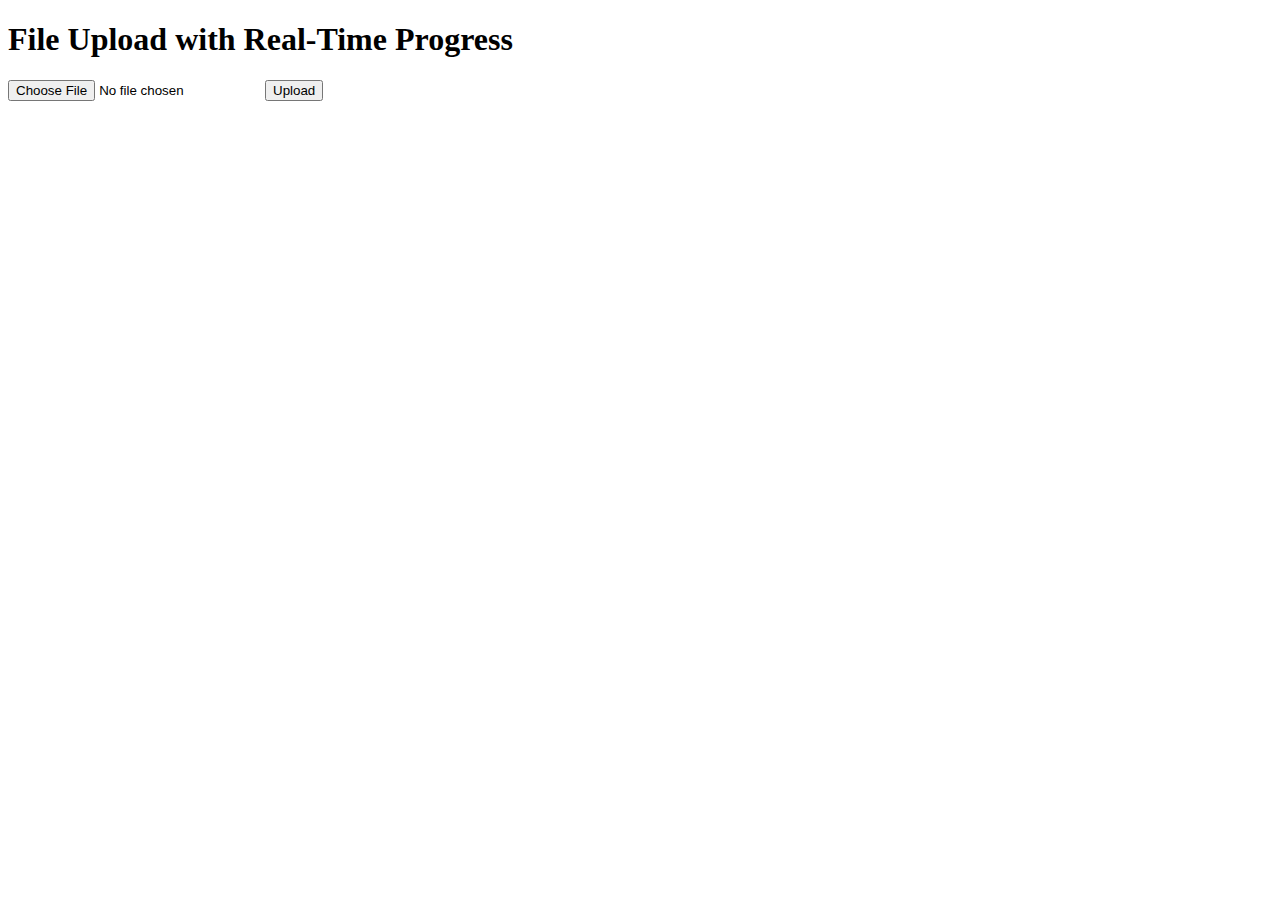
<file: test front/uploadvideo.html>
<!DOCTYPE html>
<html lang="en">
<head>
  <meta charset="UTF-8">
  <meta name="viewport" content="width=device-width, initial-scale=1.0">
  <title>File Upload with Real-Time Progress</title>
  <style>
    #progressContainer {
      display: none;
      width: 100%;
      background-color: #f3f3f3;
      border: 1px solid #ccc;
      margin-top: 10px;
      position: relative;
      height: 20px;
    }
    #progressBar {
      height: 100%;
      width: 0%;
      background-color: #4caf50;
      text-align: center;
      color: white;
      white-space: nowrap;
      overflow: hidden;
    }
  </style>
</head>
<body>
  <h1>File Upload with Real-Time Progress</h1>
  <input type="file" id="fileInput">
  <button onclick="uploadFile()">Upload</button>

  <div id="progressContainer">
    <div id="progressBar">0%</div>
  </div>

  <div id="message"></div>

  <script>
    function uploadFile() {
      const fileInput = document.getElementById('fileInput');
      const progressContainer = document.getElementById('progressContainer');
      const progressBar = document.getElementById('progressBar');
      const message = document.getElementById('message');

      if (!fileInput.files[0]) {
        alert('Please select a file to upload.');
        return;
      }

      const file = fileInput.files[0];
      const formData = new FormData();
      formData.append('file', file);

      // Show progress container
      progressContainer.style.display = 'block';
      progressBar.style.width = '0%';
      progressBar.textContent = '0%';
      message.textContent = '';

      const xhr = new XMLHttpRequest();
      xhr.open('POST', 'http://localhost:5228/api/FileUpload/upload', true);

      // Progress event listener
      xhr.upload.onprogress = function (event) {
        if (event.lengthComputable) {
          const percentComplete = Math.round((event.loaded / event.total) * 100);
          progressBar.style.width = percentComplete + '%';
          progressBar.textContent = percentComplete + '%';
        }
      };

      // Load event listener
      xhr.onload = function () {
        if (xhr.status === 200) {
          progressBar.style.width = '100%';
          progressBar.textContent = 'Upload Complete!';
          message.textContent = 'Upload complete!';
        } else {
          message.textContent = 'Error uploading file: ' + xhr.responseText;
        }
      };

      // Error event listener
      xhr.onerror = function () {
        message.textContent = 'An error occurred during the file upload.';
      };

      // Send the request
      xhr.send(formData);
    }
  </script>
</body>
</html>
</file>
<file: Front/CSS/style.css>
@import url('../assets/fonts/Poppins/Poppins-Thin.ttf');

@font-face {
    font-family: 'Poppins';
    src: url('../assets/fonts/Poppins/Poppins-Medium.ttf') format('woff'),
        url('../assets/fonts/Poppins/Poppins-Thin.ttf') format('woff1');
    font-weight: normal;
    font-style: normal;
}

* {
    font-family: 'Poppins';
    margin: 0;
    padding: 0;
    box-sizing: border-box;
}


/* Splash body Screen Styles */
.spl-body {
    background-color: #fff;
    display: flex;
    justify-content: center;
    align-items: center;
    height: 85vh;
}

.splash-screen {
    text-align: center;
}


.spl-logo {
    width: 19.5rem;
    height: auto;
    margin-bottom: 45 px;
}

.splash-tag {
    font-size: 3.2rem;
    color: #273c98;
}

/* Loading Indicator */
.spl-loading-indicator {
    display: flex;
    justify-content: center;
    gap: 22px;
}

.spl-loading-indicator span {
    width: 18px;
    height: 18px;
    background-color: #273c98c5;
    border-radius: 50%;
    margin-top: 45px;
    animation: bounce 1.5s infinite ease-in-out;
}

.spl-loading-indicator span:nth-child(2) {

    animation-delay: 0.3s;
}

.spl-loading-indicator span:nth-child(3) {
    animation-delay: 0.6s;
}

@keyframes bounce {

    0%,
    80%,
    100% {
        transform: scale(0);
    }

    40% {
        transform: scale(1);
    }
}

/***************************************/

/*  Header  */
.main-content {
    background-color: #f4f4f9;
}

#header {
    transition: all 0.5s;
    z-index: 997;
    padding: 15px 0;
}

#header .logo {
    font-size: 45px;
    margin: 0;
    padding: 0;
    line-height: 1.5;
    letter-spacing: 3px;
    color: #273c98;
    font-weight: bold;

}


#icon {
    width: 30px;
    cursor: pointer;
    margin-left: 17px;
}

/* Navbar  */
.navbar {
    padding: 0;
    cursor: pointer;
}

.navbar ul {
    margin: 0;
    padding: 0;
    display: flex;
    list-style: none;
    align-items: center;
}

.navbar li {
    font-weight: bold;
    position: relative;
}

.navbar a,
.navbar a:focus {
    display: flex;
    align-items: center;
    justify-content: space-between;
    padding: 10px 0 10px 30px;
    font-size: 17px;
    font-weight: 500;
    color: #4c63c8ee;
    white-space: nowrap;
    transition: 0.3s;
    text-decoration: none;
    font-weight: bold;
}

/* .navbar a,
.navbar a:focus,
.navbar .active,
.navbar li:hover>a.active {
    display: flex;
    align-items: center;
    justify-content: space-between;
    padding: 10px 0 10px 30px;
    font-size: 17px;
    color: #4c63c8ee;
    white-space: nowrap;
    transition: 0.3s;
    text-decoration: none;
}
 */
.navbar a i,
.navbar a:focus i {
    font-size: 12px;
    line-height: 0;
    margin-left: 5px;
}

.navbar .active:hover,
.navbar .active:focus {
    color: #5871e0c5;
}

.navbar .getstarted button {
    background: none;
    border: none;
    font-weight: bold;
    color: white;
}

.navbar .getstarted,
.navbar .getstarted:focus {
    padding: 8px 20px;
    margin-left: 30px;
    border-radius: 50px;
    color: #fff;
    font-size: 14px;
    border: 2px solid #4c63c8ee;
    background-color: #4c63c8ee;
    font-weight: 600;
}

.navbar .getstarted:hover,
.navbar .getstarted:focus:hover {
    background: #5871e0ac;
}

.navbar .dropdown ul {
    display: block;
    position: absolute;
    left: 14px;
    top: calc(100% + 30px);
    margin: 0;
    padding: 10px 0;
    z-index: 99;
    opacity: 0;
    visibility: hidden;
    background: red;
    box-shadow: 0px 0px 30px rgba(248, 46, 46, 0.964);
    transition: 0.3s;
    border-radius: 4px;
}

.navbar .dropdown ul li {
    min-width: 200px;
}

.navbar .dropdown ul a {
    padding: 10px 20px;
    font-size: 14px;
    text-transform: none;
    font-weight: 500;
    color: red;
}

.navbar .dropdown ul a i {
    font-size: 12px;
}

.navbar .dropdown ul a:hover,
.navbar .dropdown ul .active:hover,
.navbar .dropdown ul li:hover>a {
    color: red;
}

.navbar .dropdown:hover>ul {
    opacity: 1;
    top: 100%;
    visibility: visible;
}

.navbar .dropdown .dropdown ul {
    top: 0;
    left: calc(100% - 30px);
    visibility: hidden;
}

.navbar .dropdown .dropdown:hover>ul {
    opacity: 1;
    top: 0;
    left: 100%;
    visibility: visible;
}

@media (max-width: 1366px) {
    .navbar .dropdown .dropdown ul {
        left: -90%;
    }

    .navbar .dropdown .dropdown:hover>ul {
        left: -100%;
    }
}

.mobile-nav-toggle {
    color: #5872E0;
    font-size: 35px;
    cursor: pointer;
    display: none;
    line-height: 0;
    transition: 0.5s;
}

.mobile-nav-toggle.bi-x {
    color: red;
    background-color: red;
}

@media (max-width: 991px) {
    .mobile-nav-toggle {
        display: block;
    }

    .navbar ul {
        display: none;
    }
}

.navbar-mobile {
    position: fixed;
    overflow: hidden;
    top: 0;
    right: 0;
    left: 0;
    bottom: 0;
    background: red;
    transition: 0.3s;
    z-index: 999;
}

.navbar-mobile .mobile-nav-toggle {
    position: absolute;
    top: 15px;
    right: 15px;
}

.navbar-mobile ul {
    display: block;
    position: absolute;
    top: 55px;
    right: 15px;
    bottom: 15px;
    left: 15px;
    padding: 10px 0;
    border-radius: 10px;
    background-color: red;
    overflow-y: auto;
    transition: 0.3s;
}

.navbar-mobile a,
.navbar-mobile a:focus {
    padding: 10px 20px;
    font-size: 15px;
    color: red;
}

.navbar-mobile a:hover,
.navbar-mobile .active,
.navbar-mobile li:hover>a {
    color: red;
}

.navbar-mobile .getstarted,
.navbar-mobile .getstarted:focus {
    margin: 15px;
    color: red;
}

.navbar-mobile .dropdown ul {
    position: static;
    display: none;
    margin: 10px 20px;
    padding: 10px 0;
    z-index: 99;
    opacity: 1;
    visibility: visible;
    background: red;
    box-shadow: 0px 0px 30px red
}

.navbar-mobile .dropdown ul li {
    min-width: 200px;
}

.navbar-mobile .dropdown ul a {
    padding: 10px 20px;
}

.navbar-mobile .dropdown ul a i {
    font-size: 12px;
}

.navbar-mobile .dropdown ul a:hover,
.navbar-mobile .dropdown ul .active:hover,
.navbar-mobile .dropdown ul li:hover>a {
    color: red;
}

.navbar-mobile .dropdown>.dropdown-active {
    display: block;
    visibility: visible !important;
}

/****************************************/
.section-title {
    margin: 0 0 10px 0;
    font-size: 30px;
    font-weight: 700;
    line-height: 56px;
    margin-bottom: 45px;
    color: #273c98c5;
}

/* Start part */
#start {
    width: 100%;
    height: 70vh;
}


#start h2 {
    margin: 0 0 10px 0;
    font-size: 38px;
    font-weight: 700;
    line-height: 56px;
    margin-bottom: 45px;
    color: #273c98c5;
}

#start p {
    color: rgba(15, 10, 49, 0.6);
    margin-bottom: 16px;
    font-size: 20px;
}

#start img {
    width: 600px;
}

#start .animated {
    animation: up-down 2s ease-in-out infinite alternate-reverse both;
}


@media (max-width: 991px) {
    #start {
        height: 100vh;
        text-align: center;
    }

    #start .animated {
        animation: none;
    }

    #start .start-img {
        text-align: center;
    }

    #start .start-img img {
        width: 50%;
    }
}

@media (max-width: 768px) {
    #start h2 {
        font-size: 28px;
        line-height: 36px;
    }

    #start p {
        font-size: 18px;
        line-height: 24px;
        margin-bottom: 30px;
    }

    #start .start-img img {
        width: 70%;
    }
}

@media (max-width: 575px) {
    #start .start-img img {
        width: 80%;
    }

    #start .btn-get-started {
        font-size: 16px;
        padding: 10px 24px 11px 24px;
    }
}

@keyframes up-down {
    0% {
        transform: translateY(10px);
    }

    100% {
        transform: translateY(-10px);
    }
}


.services .icon-box {
    box-shadow: 0px 0 25px 0 rgba(0, 0, 0, 0.1);
    padding: 50px 30px;
    transition: all ease-in-out 0.4s;
    background: red;
    width: 570px;
}

.services .icon-box .icon {
    margin-bottom: 3px;
}

.services .icon-box .icon i {
    color: red;
    font-size: 36px;
    transition: 0.3s;
}

.services .icon-box h4 {
    font-weight: 500;
    margin-bottom: 15px;
    font-size: 24px;
}

.services .icon-box h4 a {
    color: red;
    transition: ease-in-out 0.3s;
}

.services .icon-box p {
    line-height: 24px;
    font-size: 14px;
    margin-bottom: 0;
}

.services .icon-box:hover {
    transform: translateY(-10px);
}

.services .icon-box:hover h4 a {
    color: red
}

/***************************************/
/* Levels */
.level-container {
    position: relative;
    height: 260px;
    display: flex;
    align-items: center;
    overflow: hidden;
}

.level {
    transition: transform 0.5s ease-in-out;
    will-change: transform;
}

#levels h2 {
    margin: 0 0 10px 0;
    font-size: 34px;
    font-weight: 600;
    margin-bottom: 25px;
    color: #273c98c5;
    text-align: center;
}

.level a {
    /* Fixed width for each item */
    height: 150px;
    width: 120rem;
    margin-bottom: 10px;
    background: #273c9877;
    color: #f4f4f9;
    justify-content: center;
    align-items: center;
    font-size: 20px;
    font-weight: bold;
    border-radius: 10px;
    box-shadow: 3px 4px 3px #98989c62;
    display: flex;
    cursor: pointer;
    font-style: normal;
    text-decoration: none;

}

/* Navigation Arrows */
.arrow {
    position: absolute;
    transform: translateY(-50%);
    color: #5872E0;
    font-size: 30px;
    cursor: pointer;
}

.arrow-left {
    left: 0px;
}

.arrow-right {
    right: 0px;
}

/***************************************/

/* preloader */
#preloader {
    position: fixed;
    top: 0;
    left: 0;
    right: 0;
    bottom: 0;
    z-index: 9999;
    overflow: hidden;
    background: #ebebfc;
}

#preloader:before {
    content: "";
    position: fixed;
    top: calc(50% - 30px);
    left: calc(50% - 30px);
    border: 6px solid #273c98eb;
    border-top-color: #ebebfc;
    border-bottom-color: #ebebfc;
    border-radius: 50%;
    width: 60px;
    height: 60px;
    animation: animate-preloader 1s linear infinite;
}

@keyframes animate-preloader {
    0% {
        transform: rotate(0deg);
    }

    100% {
        transform: rotate(360deg);
    }
}

/***************************************/

/* Back to top */
.back-to-top {
    position: fixed;
    visibility: hidden;
    opacity: 0;
    right: 15px;
    bottom: 15px;
    z-index: 996;
    background: #5872E0;
    width: 40px;
    height: 40px;
    border-radius: 50%;
    transition: all 0.4s;
}

.back-to-top i {
    font-size: 24px;
    color: #fff;
    line-height: 0;
}

.back-to-top:hover {
    background-color: #4c63c8ee;
}

.back-to-top.active {
    visibility: visible;
    opacity: 1;
}

/***************************************/


/*  portofolio  */
.portfolio #portfolio-flters {
    list-style: none;
    margin-bottom: 20px;
}

.portfolio #portfolio-flters li {
    cursor: pointer;
    display: inline-block;
    margin: 10px 5px;
    font-size: 15px;
    font-weight: 500;
    line-height: 1;
    color: #273c98;
    transition: all 0.3s;
    padding: 8px 20px;
    border-radius: 50px;
    font-family: "Poppins", sans-serif;
}

.portfolio #portfolio-flters li:hover,
.portfolio #portfolio-flters li.filter-active {
    background: #273c9860;
    color: #fff;
}

.portfolio .portfolio-item {
    margin-bottom: 30px;
}

.portfolio .portfolio-item .portfolio-img {
    overflow: hidden;
}

.portfolio .portfolio-item .portfolio-img img {
    transition: all 0.6s;
}

.portfolio .portfolio-item .portfolio-info {
    opacity: 0;
    position: absolute;
    left: 15px;
    bottom: 0;
    z-index: 3;
    right: 15px;
    transition: all 0.3s;
    background: rgba(55, 81, 126, 0.8);
    padding: 10px 15px;
}

.portfolio .portfolio-item .portfolio-info h4 {
    font-size: 18px;
    color: #fff;
    font-weight: 600;
    color: #fff;
    margin-bottom: 0px;
}

.portfolio .portfolio-item .portfolio-info p {
    color: #f9fcfe;
    font-size: 14px;
    margin-bottom: 0;
}

.portfolio .portfolio-item .portfolio-info .preview-link,
.portfolio .portfolio-item .portfolio-info .details-link {
    position: absolute;
    right: 40px;
    font-size: 24px;
    top: calc(50% - 18px);
    color: #fff;
    transition: 0.3s;
}

.portfolio .portfolio-item .portfolio-info .preview-link:hover,
.portfolio .portfolio-item .portfolio-info .details-link:hover {
    color: #47b2e4;
}

.portfolio .portfolio-item .portfolio-info .details-link {
    right: 10px;
}

.portfolio .portfolio-item:hover .portfolio-img img {
    transform: scale(1.15);
}

.portfolio .portfolio-item:hover .portfolio-info {
    opacity: 1;
}


.contact-container {
    background-color: #ffffffec;
    padding: 30px;
    border-radius: 10px;
    width: 75%;
    justify-content: center;
    box-shadow: 0 4px 10px rgba(0, 0, 0, 0.1);
}

.contact-container h1 {
    font-weight: 700;
    font-size: 32px;
    color: #333;
    text-align: center;
    margin-bottom: 10px;
}

.contact-container p {
    font-size: 16px;
    color: #555;
    text-align: center;
    margin-bottom: 30px;
}

.form-group {
    margin-bottom: 20px;
}

.form-group label {
    font-weight: 500;
    color: #333;
    font-size: 14px;
    margin-bottom: 5px;
    display: block;
}

.form-group input,
.form-group textarea {
    width: 100%;
    padding: 12px;
    border: 1px solid #ddd;
    border-radius: 8px;
    box-sizing: border-box;
    font-size: 16px;
    margin-bottom: 10px;
}

.form-group input[type="text"],
.form-group input[type="email"],
.form-group input[type="url"] {
    height: 40px;
}

.form-group textarea {
    height: 150px;
    resize: none;
}

.submit-btn {
    width: 100%;
    padding: 15px;
    background-color: #273c98;
    color: white;
    border: none;
    border-radius: 5px;
    font-size: 16px;
    cursor: pointer;
    font-weight: 500;
    transition: background-color 0.3s ease;
}

.submit-btn:hover {
    background-color: #1f2c7a;
}

.contact-info {
    font-size: 14px;
    color: #555;
    text-align: center;
    margin-top: 20px;
}
</file>
<file: Front/CSS/home_page.css>
@import url('../assets/fonts/Poppins/Poppins-Thin.ttf');

@font-face {
    font-family: 'Poppins';
    src: url('../assets/fonts/Poppins/Poppins-Medium.ttf') format('woff'),
        url('../assets/fonts/Poppins/Poppins-Thin.ttf') format('woff1');
    font-weight: normal;
    font-style: normal;
}

body {
    font-family: 'Poppins', sans-serif;
    margin: 0;
    padding: 0;
    letter-spacing: 1.0 px;
    background-color: #273c9877;
}

.main-content {
    padding: 20px;
    margin: 7px 248px;
    min-height: 98vh;
    background-color: #f4f4f9;
    border-radius: 23px;
    display: flex;
    flex-direction: column;
}

.side-menu {
    position: fixed;
    padding: 20px;
    height: 100vh;
    display: flex;
    flex-direction: column;
    align-items: center;
}

.side-menu h2 {
    font-size: 30px;
    color: black;
    font-weight: bold;
    margin-bottom: 40px;
}

.side-menu ul {
    list-style: none;
    padding: 0;
    padding: 10px;
    width: 100%;
}

.side-menu ul li {
    margin-bottom: 30px;
    color: black;
    padding: 10px 20px;
    border-radius: 15px;
    transition: background-color 0.3s ease;
    cursor: pointer;
    background-color: rgba(255, 255, 255, 0.86);
}


.side-menu ul li span {
    text-decoration: none;
    font-weight: bold;
    margin-left: 10px;
}

.side-menu ul a {
    text-decoration: none;
}

.side-menu ul li:hover {
    background-color: rgba(255, 255, 255, 0.504);
}

#header {
    display: flex;
    justify-content: space-between;
    align-items: center;
    padding: 10px;
}

#header .profile img {
    border-radius: 50%;
    width: 65px;
    height: 65px;
    cursor: pointer;
}

#header .logo {
    font-size: 35px;
    color: #273c98;
    padding-left: 2%;
    font-weight: bold;
}

.hi p {
    margin-left: 3.2%;
    padding: 10px;
    font-size: 24px;
    color: #273c98d0;
}

.search-bar {
    margin: 15px 0;
    padding: 10px 20px;
    background-color: #edeafcd1;
    border-radius: 35px;
    margin-bottom: 35px;
    margin-left: 4%;
    border: none;
    display: flex;
    width: 95%;
    align-items: center;
}

.search-bar input {
    border: none;
    background: none;
    flex-grow: 1;
    outline: none;
    color: rgba(0, 0, 0, 0.773);
    font-size: 14px;
}

.search-bar i {
    color: #888;
    font-size: 16px;
}

#subject {
    margin: 0;
    padding: 10px;
    margin-left: 4%;
    color: #000000dc;
    margin-bottom: 50px;
    font-weight: bold;
    font-size: 24px
}


#coursesList {
    display: flex;
    justify-content: center;
    gap: 90px;
    align-items: center;
}

.course-item {
    background-color: #273c9877;
    border-radius: 35px;
    padding: 20px;
    text-align: center;
    justify-content: center;
    flex-direction: column;
    display: flex;
    cursor: pointer;
    transition: transform 0.3s ease;
    box-shadow: 0 4px 8px rgba(0, 0, 0, 0.236);
    width: 350px;
    height: 250px;
}

.course-item:hover {
    transform: scale(1.05);
}

.course-item h3 {
    font-size: 25px;
    font-weight: bold;
    margin: 10px 0;
}

.course-item h3 a {
    color: #ffffff;
    text-decoration: none;
}

.course-item p {
    font-size: 16px;
    color: #010101d4;
    font-weight: bold;
}

.dropdown-menu {
    width: 550px;
    overflow-y: auto;
    padding: 10px;
    border-radius: 10px;
    white-space: normal;
    background-color: rgba(255, 255, 255, 0.529);
}

.dropdown-item {
    align-items: center;
    word-wrap: break-word;
    white-space: normal;
    padding: 10px;
    display: flex;
    justify-content: space-between;
    align-items: center;
    word-wrap: break-word;
}

.dropdown-item:hover {
    background-color: #99999909;
}

.dropdown-item.read {
    color: #999;
}

#notificationIcon {
    font-size: 21px;
    cursor: pointer;
}

.new {
    color: #273c98e6;
    font-size: 17px;
    margin-right: 18px;
    cursor: pointer;
}

.badge-notification {
    position: absolute;
    top: -5px;
    right: 9px;
    background-color: #273c9840;
    font-size: 10px;
    color: rgb(18, 17, 17);
    padding: 5px 7px 5px 7px;
    border-radius: 50%;
}

/* Responsive Styling */
@media (max-width: 992px) {
    .side-menu {
        height: auto;
        /* Allow side menu height to adjust */
    }

    #header {
        flex-wrap: wrap;
        text-align: center;
    }

    .main-content {
        margin: 0;
    }
}

@media (max-width: 768px) {
    .side-menu {
        position: relative;
        width: 100%;
        padding: 15px;
        margin-bottom: 20px;
        height: auto;
        text-align: center;
    }

    .main-content {
        margin: 0;
        border-radius: 0;
    }

    .course-item {
        width: 100%;
    }
}


/*                    ********************************************************                 */

/* General Lesson Styling */
#lessons {
    margin: 0;
    padding: 10px;
    margin-left: 4%;
    color: #040404f3;
    margin-bottom: 50px;
    font-weight: bold;
    font-size: 25px;
}

/* Flexbox layout for lessons list */
#lessonslist {
    display: flex;
    flex-wrap: wrap;
    /* Ensure items wrap to the next line on smaller screens */
    gap: 15px;
    /* Add some space between the items */
    justify-content: space-around;
}

/* Lesson Item Styling */
.lesson-item h3 {
    margin: 20px 0;
}

/* Hover effect on lesson items */
.lesson-item:hover {
    transform: scale(1.05);
}

/* Lesson Card Styling */
.lesson-card {
    display: flex;
    align-items: center;
    gap: 15px;
    background: #ffffff3c;
    border-radius: 12px;
    padding: 20px;
    box-shadow: 0 4px 6px rgba(0, 0, 0, 0.1);
    width: 440px;
    border: 1px solid #e5e5e5;
    transition: all 0.3s ease;
    margin-bottom: 20px;
    flex-direction: row;
    justify-content: flex-start;
}

/* Lesson Icon Styling */
.lesson-icon img {
    width: 80px;
    height: 80px;
    border-radius: 18px;
}

/* Lesson Info Flexbox Layout */
.lesson-info {
    display: flex;
    flex-direction: column;
    justify-content: center;
    width: 100%;
}

/* Meta Information Styling */
.lesson-meta {
    display: flex;
    justify-content: space-between;
    font-size: 14px;
    color: #888;
    margin-bottom: 5px;
}

/* Meta Icons Styling */
.lesson-meta i {
    margin-right: 5px;
}

/* Title Styling */
.lesson-title {
    font-size: 20px;
    font-weight: bold;
    margin: 0;
}

.lesson-title a {
    text-decoration: none;
    color: #000000;
}

/* Responsive Styles for Smaller Screens */
@media (max-width: 768px) {

    /* Adjust lesson card layout on smaller screens */
    .lesson-card {
        flex-direction: column;
        align-items: flex-start;
        padding: 15px;
        width: 100%;
        /* Use full width on medium screens */
    }

    /* Adjust lesson meta for smaller screens */
    .lesson-meta {
        flex-direction: column;
        align-items: flex-start;
        gap: 5px;
    }

    /* Title font-size adjustment */
    .lesson-title {
        font-size: 16px;
        text-align: left;
    }

    /* Adjust the size of the lesson icon */
    .lesson-icon img {
        width: 60px;
        height: 60px;
    }

    /* Add margin to the lessons */
    #lessons {
        font-size: 22px;
        margin-left: 2%;
    }
}

/* Responsive Styles for Very Small Screens (Mobile) */
@media (max-width: 480px) {
    .lesson-card {
        padding: 10px;
        width: 100%;
        /* Full width with padding */
    }

    /* Further reduce font size for titles on mobile */
    .lesson-title {
        font-size: 14px;
    }

    /* Make lesson meta font smaller */
    .lesson-meta {
        font-size: 12px;
    }

    /* Adjust the search bar input styling for small screens */
    .search-bar input {
        width: 100%;
        /* Make search bar full-width */
        margin-bottom: 15px;
    }

    /* Reduce padding and margin on the lessons section */
    #lessons {
        font-size: 20px;
        margin-left: 0;
    }
}

/*                              specific lesson                                     */
.video-section {
    margin-bottom: 20px;
    display: flex;
    justify-content: center;
}

.list-group-item i {
    font-size: 30px;
}


.list-group-item:hover {
    background-color: #273c9800;
}

.list-group-item.active {
    background-color: #3f3f3f27;
    color: black;
    background-color: #273c9815;
    border-color: rgba(0, 0, 0, 0.104);
}

.icona {
    color: #273c9877;
}

.title {
    font-weight: bold;
    font-size: 18px;
    justify-content: left;
    /* Block ensures text stays on its line */
}

.time {
    font-size: 16px;
}

.lock-icon {
    color: #273c9847;
    justify-content: right;
    display: flex;
}

.nav-item button {
    color: #273c98dc;
    font-size: 21px;
}

#videoPlayer {
    width: 77%;
    height: auto;
    border-radius: 22px;
    box-shadow: 0 10px 10px rgba(0, 0, 0, 0.105);
    border: 2px solid white;
}

@media (max-width: 768px) {
    .list-group-item {
        flex-direction: column;
        align-items: flex-start;
    }

    .lock-icon {
        margin-top: 8px;
    }
}


/*    link container syle   */

.link-container {
    display: flex;
    flex-wrap: wrap;
    justify-content: space-between;
    margin-left: 10px;
}


/*      Quiz      */

#quiz {
    margin: 0;
    margin-top: 3%;
    padding: 10px 0px;
    color: #000000dc;
    font-weight: bold;
    font-size: 24px;
    margin-left: 40px;
}

#desc {
    padding: 20px;
    margin-left: 40px;
    width: 90%;
    border-radius: 10px;
}

#desc li {
    padding: 10px;
    margin-left: 40px;
}

.form-container {
    background-color: #fff;
    padding: 20px;
    border-radius: 10px;
    box-shadow: 0 4px 8px rgba(0, 0, 0, 0.1);
    width: 90%;
    margin-left: 40px;
    justify-content: center;
    margin-top: 10px;
    margin-bottom: 30px;
}

.form-container h2 {
    margin-bottom: 20px;
    font-size: 20px;
    color: #333;
}

.form-container label {
    display: block;
    width: 97%;
    padding: 10px 10px 10px 40px;
    margin: 10px 0;
    font-size: 16px;
    color: #333;
    background-color: #fff;
    border: 1px solid #ccc;
    border-radius: 25px;
    cursor: pointer;
    transition: background-color 0.2s, color 0.2s;
}

#answer-form {
    padding: 10px;
}

.form-container input[type="radio"] {
    display: none;
}

.form-container input[type="radio"]:checked+label {
    background-color: #3347a02b;
}

.submit-btn {
    width: 90%;
    padding: 10px;
    margin-top: 40px;
    margin-left: 40px;
    font-size: 16px;
    color: #000;
    border: none;
    border-radius: 15px;
    cursor: pointer;
    background-color: #273c9877;
    transition: background-color 0.3s;
}

.submit-btn:hover {
    background-color: #273c988b;
}

.start-btn {
    width: 25%;
    padding: 10px;
    margin-left: 40px;
    font-size: 16px;
    color: #000;
    border: none;
    border-radius: 15px;
    cursor: pointer;
    background-color: #273c9877;
    transition: background-color 0.3s;
}

.start-btn:hover {
    background-color: #273c988b;
}

.question label {
    margin-left: 20px;

}

.question h2 {
    display: block;
}

.questions {
    display: none;
}

.timer {
    margin-top: 1%;
    font-size: 18px;
    color: #273c98e6;
    font-weight: bold;
    position: fixed;
    top: 0;
    left: 50%;
    transform: translateX(-50%);
    padding: 10px;
    background-color: #fff;
    border: 1px solid #ccc;
    border-radius: 10px;
    box-shadow: 0 4px 8px rgba(0, 0, 0, 0.1);
    font-size: 16px;
    display: none;
    z-index: 1000;
}

.disabled {
    background-color: #b0b5bc33;
    cursor: not-allowed;
}

.disabled:hover {
    background-color: #b0b5bc33;
}


.modal {
    display: none;
    position: fixed;
    top: 0;
    left: 0;
    width: 100%;
    height: 100%;
    background: rgba(0, 0, 0, 0.5);

    justify-content: center;
    align-items: center;
    z-index: 9999;

}

/* Modal content box */
.modal-content {
    width: 100%;
    max-width: 500px;
    /* Limits modal width */
    background-color: white;
    border-radius: 10px;
    box-shadow: 0 4px 8px rgba(0, 0, 0, 0.2);
    padding: 20px;
    animation: fadeIn 0.3s ease-in-out;
}




/* Fade-in animation for modal */
@keyframes fadeIn {
    from {
        opacity: 0;
        transform: scale(0.9);
    }

    to {
        opacity: 1;
        transform: scale(1);
    }
}




.assignment-container {
    width: 35%;
    background-color: #fff;
    box-shadow: 0 2px 10px rgba(0, 0, 0, 0.2);
    border-radius: 10px;
    padding: 20px;
    text-align: center;
}

.assignment-header {
    font-weight: 600;
    color: #333;
    margin-bottom: 10px;
}

.assignment-description {
    font-size: 14px;
    color: #555;
    margin-bottom: 20px;
}

.add-files {
    display: flex;
    justify-content: center;
    align-items: center;
    border: 2px dashed #273c9877;
    border-radius: 8px;
    padding: 10px;
    cursor: pointer;
    color: black;
    font-weight: 600;
    margin-bottom: 20px;
    text-align: center;
    transition: all 0.3s ease;
}

.add-files:hover {
    background-color: #d8dae077;
}

.uploaded-files {
    margin-top: 10px;
}

.file-item {
    display: flex;
    align-items: center;
    justify-content: space-between;
    padding: 8px 0;
    border-bottom: 1px solid #f0f0f0;
    position: relative;
}

.file-item i {
    margin-right: 8px;
    color: #555;
}

.file-progress {
    width: 100%;
    height: 8px;
    background-color: #e9ecef;
    border-radius: 5px;
    margin-top: 5px;
    overflow: hidden;
}

.file-progress-bar {
    height: 100%;
    background-color: #007bff;
    border-radius: 5px;
    transition: width 0.3s ease;
}



#submit-btn {
    display: block;
    /* Makes button block level */
    width: 100%;
    padding: 10px;
    background-color: #273c98dc;
    color: white;
    border: none;
    font-weight: 500;
    border-radius: 5px;
    font-size: 15px;
    cursor: pointer;
    transition: background 0.3s ease;
    margin: 20px 0 0 0;
    /* Add top margin */
}

#submit-btn:hover {
    background-color: #273c98f5;
}
</file>
<file: Front/CSS/teacher.css>
@import url('../assets/fonts/Poppins/Poppins-Thin.ttf');

@font-face {
    font-family: 'Poppins';
    src: url('../assets/fonts/Poppins/Poppins-Medium.ttf') format('woff'),
        url('../assets/fonts/Poppins/Poppins-Thin.ttf') format('woff1');
    font-weight: normal;
    font-style: normal;
}

* {
    font-family: 'Poppins';
    margin: 0;
    padding: 0;
    box-sizing: border-box;
}

#active_student h2 {
    margin: 0 0 10px 0;
    font-size: 34px;
    font-weight: 600;
    margin-bottom: 25px;
    color: #273c98c5;
    text-align: center;
}



.student-card {
    border: 1px solid #ece8e85a;
    border-radius: 10px;
    background: #ffffff;
    display: flex;
    margin-left: 11%;
    width: 85%;
    margin-bottom: 20px;
    transition: transform 0.3s ease, box-shadow 0.3s ease;
}

.student-card:hover {
    transform: translateY(-1px);
    box-shadow: 0 2px 6px rgba(0, 0, 0, 0.15);
}

.student-image img {
    width: 70px;
    height: 70px;
    border-radius: 50%;
    object-fit: cover;
}

.student-name {
    color: #273c98;
    font-weight: 700;
}

.status-text {
    font-size: 14px;
    font-weight: bold;
}

.deleted {
    color: red;
}

.restored {
    color: green;
}

.btn-restore {
    background-color: #28a745;
    color: white;
}

.btn-restore:hover {
    background-color: #218838;
}

.actions a {
    text-decoration: none;
    color: #333;
    cursor: pointer;
    font-size: 17px;
}

.actions {
    margin-left: 90px;
}


.search-bar {
    margin: 15px 0;
    padding: 10px 20px;
    background-color: #edeafcd1;
    border-radius: 35px;
    margin-bottom: 35px;
    margin-left: 11%;
    border: none;
    display: flex;
    width: 85%;
    align-items: center;
}

.search-bar input {
    border: none;
    background: none;
    flex-grow: 1;
    outline: none;
    color: rgba(0, 0, 0, 0.773);
    font-size: 14px;
}

.search-bar i {
    color: #888;
    font-size: 16px;
}


.add-quiz button {
    background-color: #4c63c8ee;
    color: white;
}

.add-quiz button:hover {
    background-color: #4c63c8de;
    color: white;
}

.add-quiz label {
    font-weight: bold;
    font-size: 17px;
    color: #273c98;
}

.add-quiz input {
    font-size: 14px;

}

#quizForm button {
    padding: 10px;
    border-radius: 10px;
    border: none;
    width: 140px
}

#quizForm .add_new {
    padding: 10px;
    border-radius: 10px;
    border: none;
    width: auto
}

#quizForm button:active {
    background-color: #4c63c8de;
    color: white;
}

.quiz {
    margin-bottom: 80px
}

.add-quiz {
    margin-bottom: 10px
}

#quizList ul li {
    margin-bottom: 20px;
}

#quizList {
    margin-left: 11%;
    width: 85%;
}

.toast-container {
    margin-left: 13%;
}

#quizList h3 {
    color: #273c98bd;
    font-weight: bold;
}

.list-group-item {
    margin-top: 10px;
}


.material-container {
    border: 1px solid #ddd;
    border-radius: 10px;
    padding: 15px;
    background-color: #ffffff;
    margin-top: 10px;
}


.card {
    width: 85%;
    margin-left: 11%;
}

.card label {
    font-size: 18px;
    color: #273c98dd;
}


#add {
    padding: 10px;
    border-radius: 10px;
    border: none;
    width: 180px
}


#add {
    background-color: #4c63c8ee;
    color: white;
}

#add:hover {
    background-color: #4c63c8de;
    color: white;
}

#add:active {
    background-color: #4c63c8de;
    color: white;
}

.card h4 {
    font-weight: bold;
    margin-top: 10px;
}
</file>
